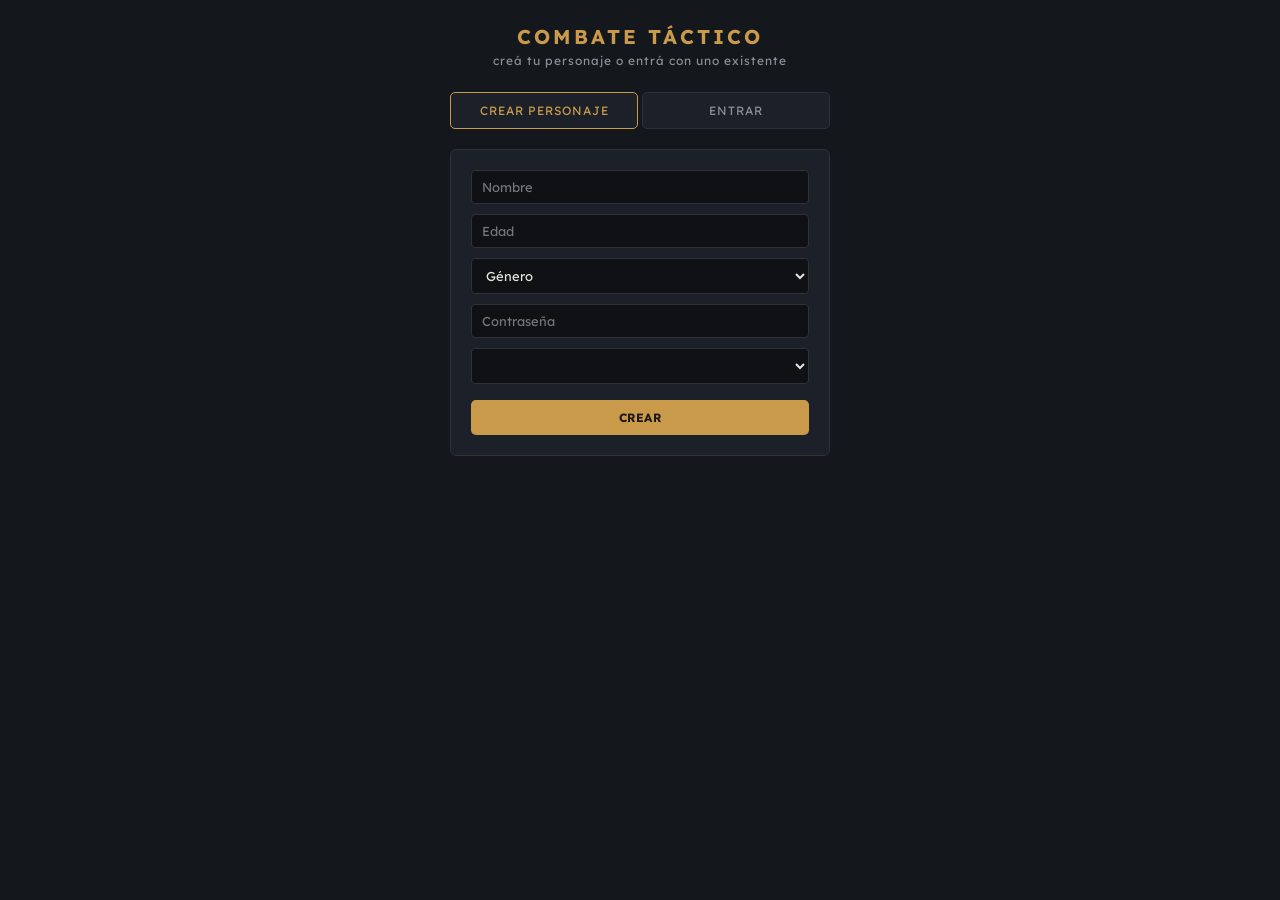
<file: index.html>
<!DOCTYPE html>
<html lang="es">

<head>
  <meta charset="UTF-8">
  <meta name="viewport" content="width=device-width, initial-scale=1">
  <title>Entrar — Combate Táctico</title>
  <link rel="stylesheet" href="css/battle.css?ver=2026.10.01i">
  <link rel="stylesheet" href="css/login.css?ver=2026.10.01i">
  <script type="module" src="js/login.js?ver=2026.10.01i"></script>
</head>

<body class="laberinto-body login-body">

  <h1>Combate Táctico</h1>
  <div class="subtitle">creá tu personaje o entrá con uno existente</div>

  <div class="login-wrap">
    <div class="login-tabs">
      <button class="login-tab active" id="tabCreate" type="button">Crear personaje</button>
      <button class="login-tab" id="tabLogin" type="button">Entrar</button>
    </div>

    <div class="login-form active" id="formCreate">
      <input id="c-name" placeholder="Nombre" autocomplete="username" autocapitalize="off" autocorrect="off" spellcheck="false">
      <input id="c-age" placeholder="Edad" type="number" inputmode="numeric">
      <select id="c-gender">
        <option value="" disabled selected>Género</option>
        <option value="male">Masculino</option>
        <option value="female">Femenino</option>
      </select>
      <input id="c-password" placeholder="Contraseña" type="password" autocomplete="new-password">
      <select id="c-class"></select>
      <button class="login-submit" id="createBtn" type="button">Crear</button>
    </div>

    <div class="login-form" id="formLogin">
      <input id="l-name" placeholder="Nombre" autocomplete="username" autocapitalize="off" autocorrect="off" spellcheck="false">
      <input id="l-password" placeholder="Contraseña" type="password" autocomplete="current-password">
      <button class="login-submit" id="loginBtn" type="button">Entrar</button>
    </div>

    <div class="login-error" id="loginError"></div>
  </div>

</body>

</html>
</file>
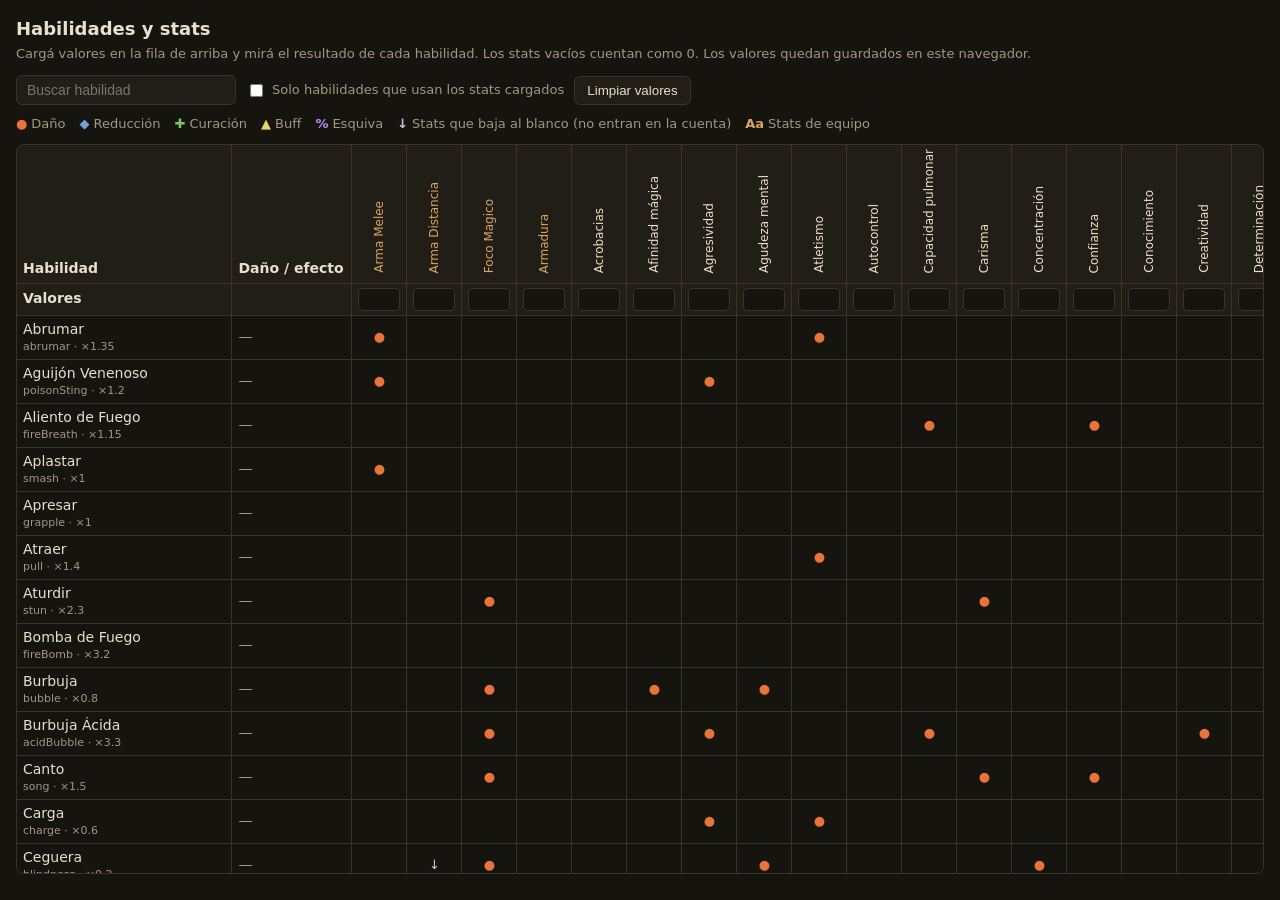
<file: admin.html>
<!DOCTYPE html>
<html lang="es">
<head>
<meta charset="UTF-8">
<meta name="viewport" content="width=device-width, initial-scale=1">
<meta name="robots" content="noindex">
<title>Admin · Habilidades y stats</title>
<style>
    :root { --bg: #16140f; --panel: #211d17; --line: #3a332a; --text: #e8e0cf; --muted: #a39782; --accent: #d9a560; }
    * { box-sizing: border-box; }
    body { margin: 0; padding: 16px; background: var(--bg); color: var(--text); font: 14px/1.4 system-ui, sans-serif; }
    h1 { font-size: 18px; margin: 0 0 4px; }
    .hint { color: var(--muted); margin: 0 0 12px; font-size: 13px; }
    .toolbar { display: flex; flex-wrap: wrap; gap: 10px; align-items: center; margin-bottom: 10px; }
    .toolbar input[type="search"] { background: var(--panel); color: var(--text); border: 1px solid var(--line); border-radius: 6px; padding: 6px 10px; font-size: 14px; min-width: 220px; }
    .toolbar button { background: var(--panel); color: var(--text); border: 1px solid var(--line); border-radius: 6px; padding: 6px 12px; cursor: pointer; }
    .toolbar label { color: var(--muted); font-size: 13px; display: flex; gap: 6px; align-items: center; }
    .legend { display: flex; flex-wrap: wrap; gap: 14px; font-size: 13px; color: var(--muted); margin-bottom: 10px; }
    .legend span b { color: var(--text); font-weight: 600; margin-right: 4px; }
    .wrap { overflow: auto; max-height: calc(100vh - 170px); border: 1px solid var(--line); border-radius: 8px; }
    table { border-collapse: separate; border-spacing: 0; }
    th, td { border-right: 1px solid var(--line); border-bottom: 1px solid var(--line); padding: 4px 6px; text-align: center; white-space: nowrap; background: var(--bg); }
    thead th { position: sticky; z-index: 2; background: var(--panel); }
    thead tr.names th { top: 0; height: 130px; vertical-align: bottom; }
    thead tr.values th { top: 130px; }
    th.stat-name span { writing-mode: vertical-rl; transform: rotate(180deg); font-weight: 500; font-size: 12px; }
    th.stat-name.equip span { color: var(--accent); }
    .sticky-1, .sticky-2 { position: sticky; z-index: 1; text-align: left; }
    .sticky-1 { left: 0; min-width: 190px; }
    .sticky-2 { left: 190px; min-width: 120px; font-weight: 600; }
    thead .sticky-1, thead .sticky-2 { z-index: 3; }
    td.sticky-1 small { color: var(--muted); display: block; font-size: 11px; }
    td.result.empty { color: var(--muted); font-weight: 400; }
    input.stat-input { width: 42px; background: var(--bg); color: var(--text); border: 1px solid var(--line); border-radius: 4px; padding: 3px; text-align: center; font-size: 13px; }
    input.stat-input:not(:placeholder-shown) { border-color: var(--accent); }
    td.mark { font-size: 13px; min-width: 30px; }
    td.mark.damage { color: #e8743a; }
    td.mark.reduction { color: #6fa3d6; }
    td.mark.heal { color: #7fc46a; }
    td.mark.buff { color: #e8d36a; }
    td.mark.dodge { color: #b98cff; }
    td.mark.debuff { color: #c9c6d6; }
    td.mark.filled { background: #2c261e; }
    tbody tr:hover td { background: #241f19; }
    tbody tr.hidden { display: none; }
</style>
</head>
<body>
    <h1>Habilidades y stats</h1>
    <p class="hint">Cargá valores en la fila de arriba y mirá el resultado de cada habilidad. Los stats vacíos cuentan como 0. Los valores quedan guardados en este navegador.</p>

    <div class="toolbar">
        <input type="search" id="filterInput" placeholder="Buscar habilidad">
        <label><input type="checkbox" id="onlyFilled"> Solo habilidades que usan los stats cargados</label>
        <button type="button" id="clearBtn">Limpiar valores</button>
    </div>

    <div class="legend">
        <span><b style="color:#e8743a">●</b>Daño</span>
        <span><b style="color:#6fa3d6">◆</b>Reducción</span>
        <span><b style="color:#7fc46a">✚</b>Curación</span>
        <span><b style="color:#e8d36a">▲</b>Buff</span>
        <span><b style="color:#b98cff">%</b>Esquiva</span>
        <span><b style="color:#c9c6d6">↓</b>Stats que baja al blanco (no entran en la cuenta)</span>
        <span><b style="color:#d9a560">Aa</b>Stats de equipo</span>
    </div>

    <div class="wrap">
        <table id="statsTable"></table>
    </div>

    <script type="module" src="js/admin.js?ver=2026.10.03a"></script>
</body>
</html>
</file>
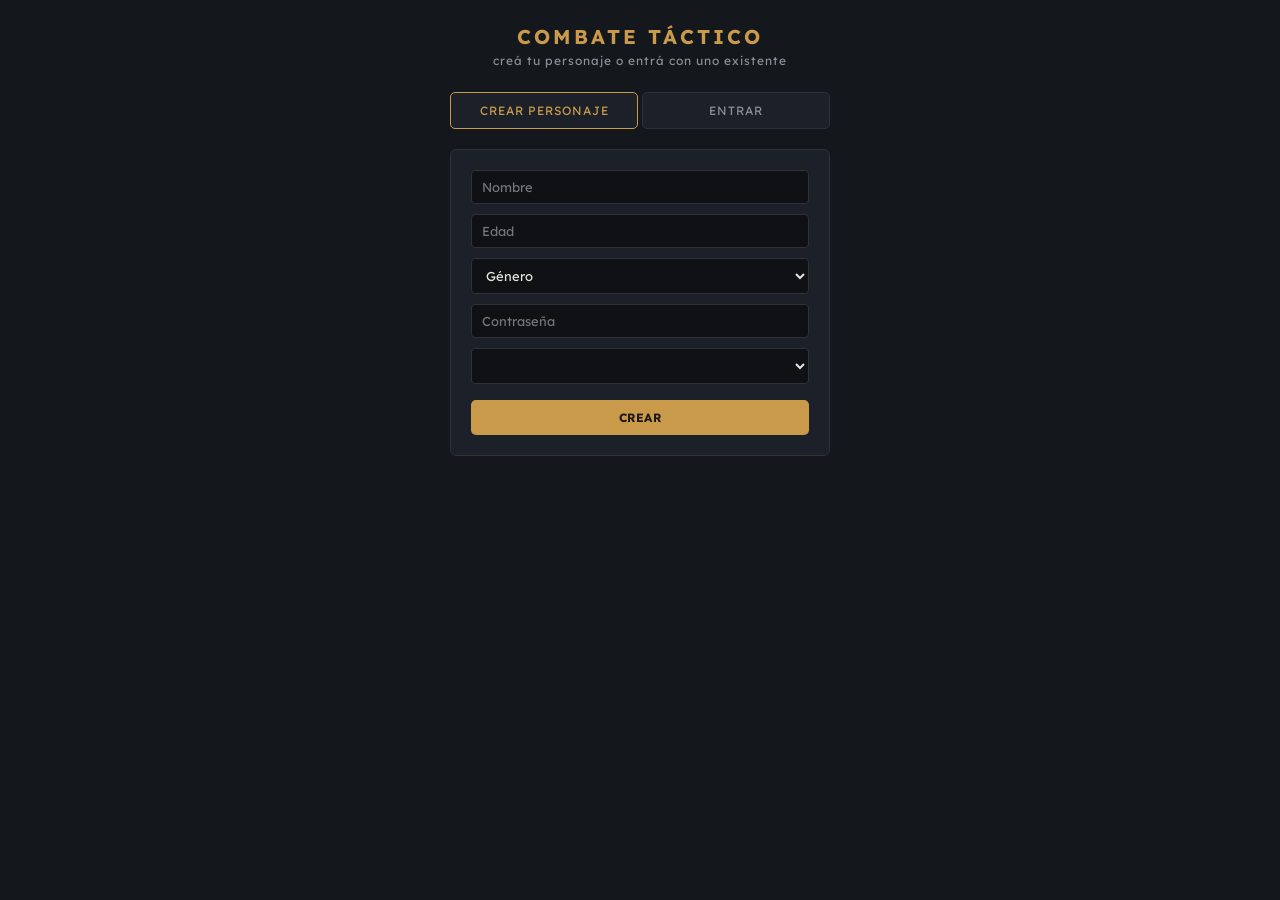
<file: alquimista.html>
<!DOCTYPE html>
<html lang="es">
<head>
  <meta charset="UTF-8">
  <meta name="viewport" content="width=device-width, initial-scale=1">
  <title>Alquimista — Combate Táctico</title>
  <link rel="stylesheet" href="css/battle.css?ver=2026.10.05a">
  <link rel="stylesheet" href="css/laberinto.css?ver=2026.10.05a">
  <link rel="stylesheet" href="css/armeria.css?ver=2026.10.05b">
  <link rel="stylesheet" href="css/alquimista.css?ver=2026.10.07b">
  <script type="module" src="js/alquimista.js?ver=2026.10.07b"></script>
</head>
<body class="laberinto-body">
  <h1>Alquimista</h1>
  <div class="subtitle" id="goldLabel">Oro: 0 <svg class="lucide-icon" width="14" height="14" viewBox="0 0 24 24" fill="none" stroke="currentColor" stroke-width="2.2" stroke-linecap="round" stroke-linejoin="round" aria-hidden="true"><circle cx="8" cy="8" r="6"/><path d="M18.09 10.37A6 6 0 1 1 10.34 18"/><path d="M7 6h1v4"/><path d="m16.71 13.88.7.71-2.82 2.82"/></svg></div>

  <!-- Reusa el layout y las cartas de la armería (armeria.css);
       alquimista.css solo agrega lo propio. -->
  <div class="armeria-wrap">
    <section class="armeria-slot-section">
      <h3>Almas conectadas</h3>
      <div class="armeria-current" id="alquimistaSlots">Cargando…</div>
      <div class="armeria-item-list" id="alquimistaSouls"></div>
    </section>

    <button class="rest-btn" id="backBtn">Volver a la ciudad</button>
  </div>
</body>
</html>
</file>
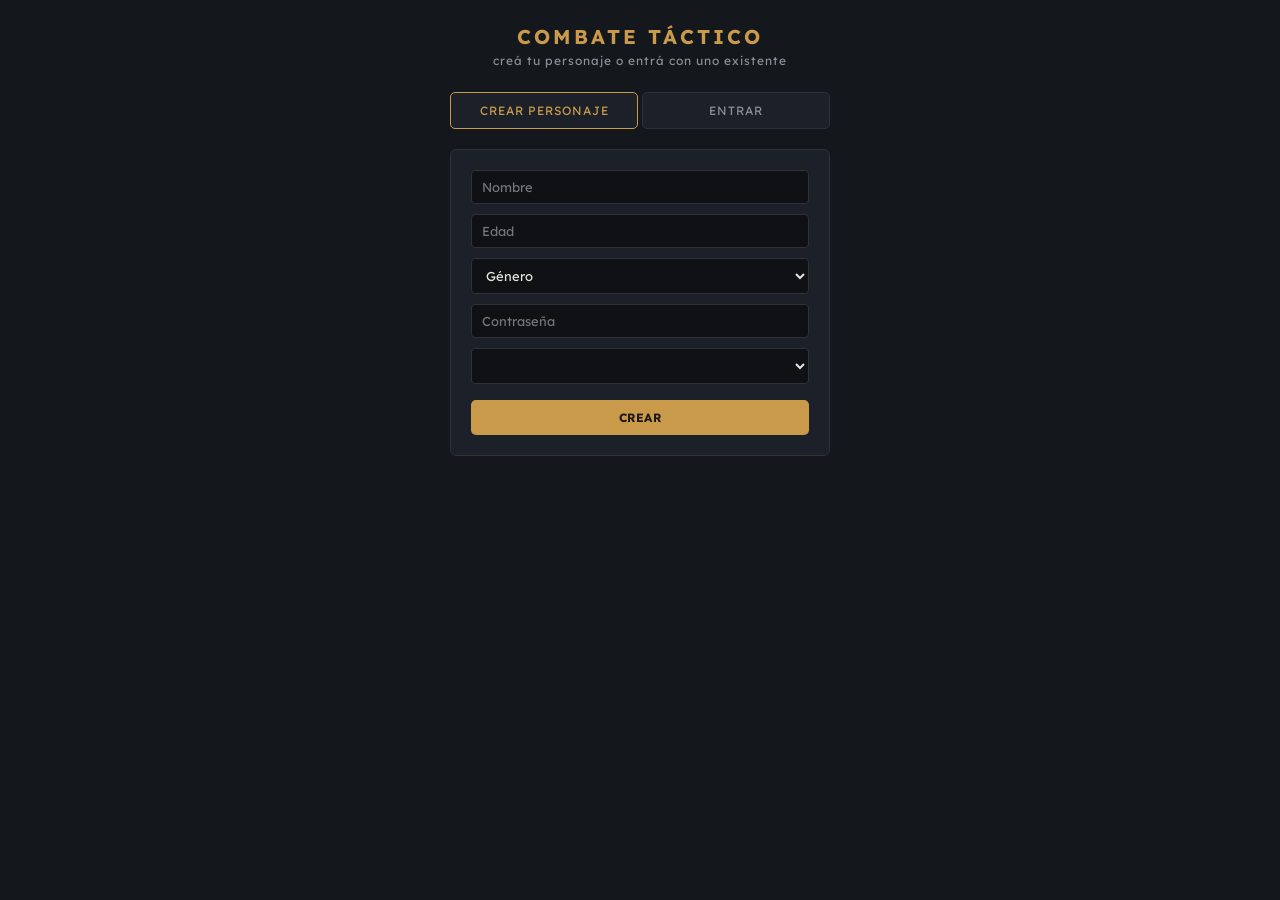
<file: armeria.html>
<!DOCTYPE html>
<html lang="es">
<head>
  <meta charset="UTF-8">
  <meta name="viewport" content="width=device-width, initial-scale=1">
  <title>Armería — Combate Táctico</title>
  <link rel="stylesheet" href="css/battle.css?ver=2026.10.05a">
  <link rel="stylesheet" href="css/laberinto.css?ver=2026.10.05a">
  <link rel="stylesheet" href="css/armeria.css?ver=2026.10.22a">
  <script type="module" src="js/armeria.js?ver=2026.10.22a"></script>
</head>
<body class="laberinto-body">
  <h1>Armería</h1>
  <div class="subtitle" id="goldLabel">Oro: 0 <svg class="lucide-icon" width="14" height="14" viewBox="0 0 24 24" fill="none" stroke="currentColor" stroke-width="2.2" stroke-linecap="round" stroke-linejoin="round" aria-hidden="true"><circle cx="8" cy="8" r="6"/><path d="M18.09 10.37A6 6 0 1 1 10.34 18"/><path d="M7 6h1v4"/><path d="m16.71 13.88.7.71-2.82 2.82"/></svg></div>

  <div class="armeria-wrap">
    <!-- Pestañas: un tramo de nivel por botón + Especiales (ver armeria.js) -->
    <div class="armeria-tabs" id="armeriaTabs" role="tablist"></div>
    <div class="armeria-slots" id="armeriaSlots"></div>

    <button class="rest-btn" id="backBtn">Volver a la ciudad</button>
  </div>
</body>
</html>
</file>
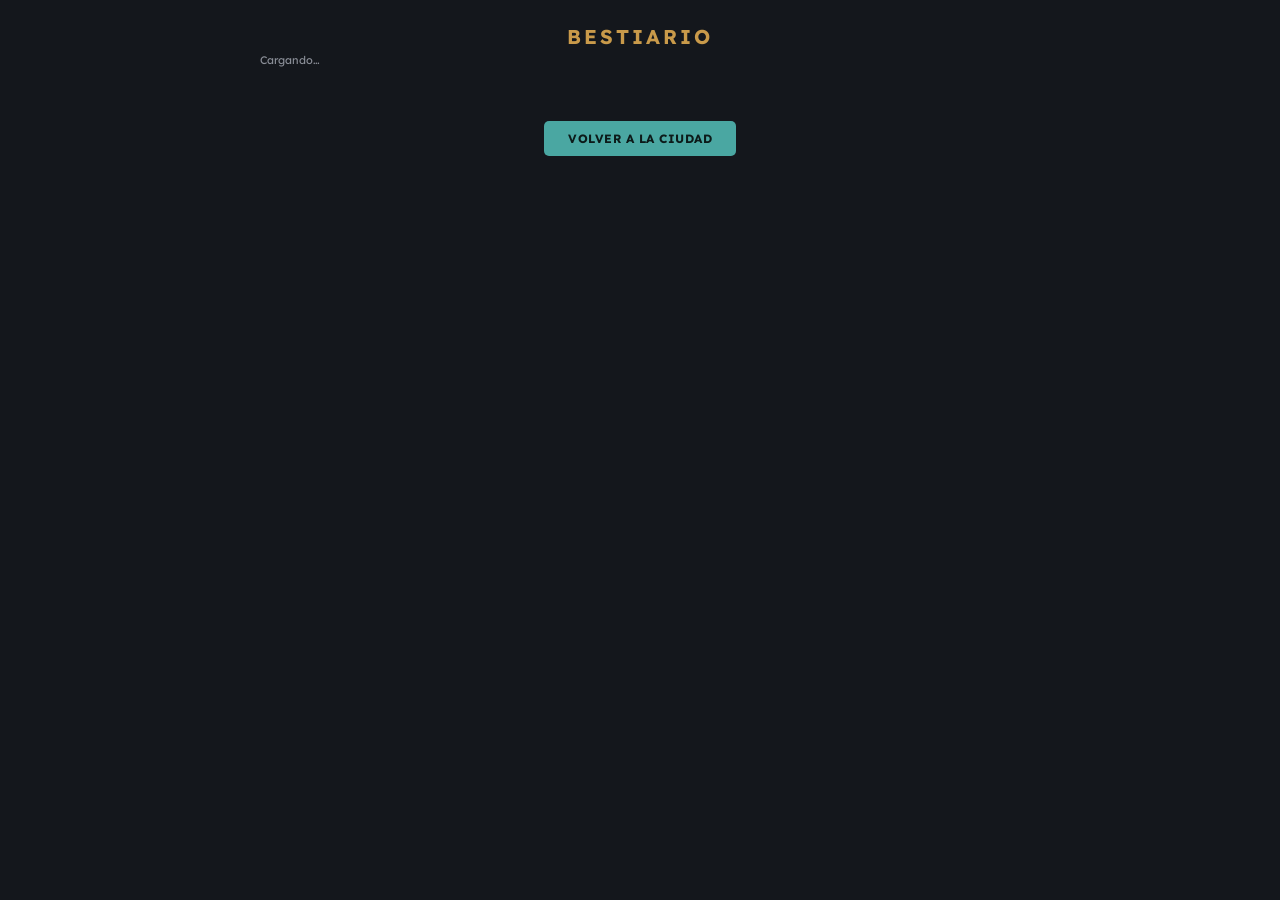
<file: bestiario.html>
<!DOCTYPE html>
<html lang="es">
<head>
  <meta charset="UTF-8">
  <meta name="viewport" content="width=device-width, initial-scale=1">
  <title>Bestiario — Combate Táctico</title>
  <link rel="stylesheet" href="css/battle.css?ver=2026.10.05a">
  <link rel="stylesheet" href="css/laberinto.css?ver=2026.10.05a">
  <link rel="stylesheet" href="css/armeria.css?ver=2026.10.05b">
  <link rel="stylesheet" href="css/habilidades.css?ver=2026.10.07a">
  <link rel="stylesheet" href="css/bestiario.css?ver=2026.10.09a">
  <script type="module" src="js/bestiario.js?ver=2026.10.15"></script>
</head>
<body class="laberinto-body">
  <h1>Bestiario</h1>

  <!-- Reusa las cartas de la armería (armeria.css) y los chips y
       resultados de Habilidades (habilidades.css); bestiario.css agrega
       las secciones, el retrato y la silueta. -->
  <div class="armeria-wrap">
    <div class="armeria-current" id="bestiarioSummary">Cargando…</div>
    <div id="bestiarioList"></div>

    <button class="rest-btn" id="backBtn">Volver a la ciudad</button>
  </div>
</body>
</html>
</file>
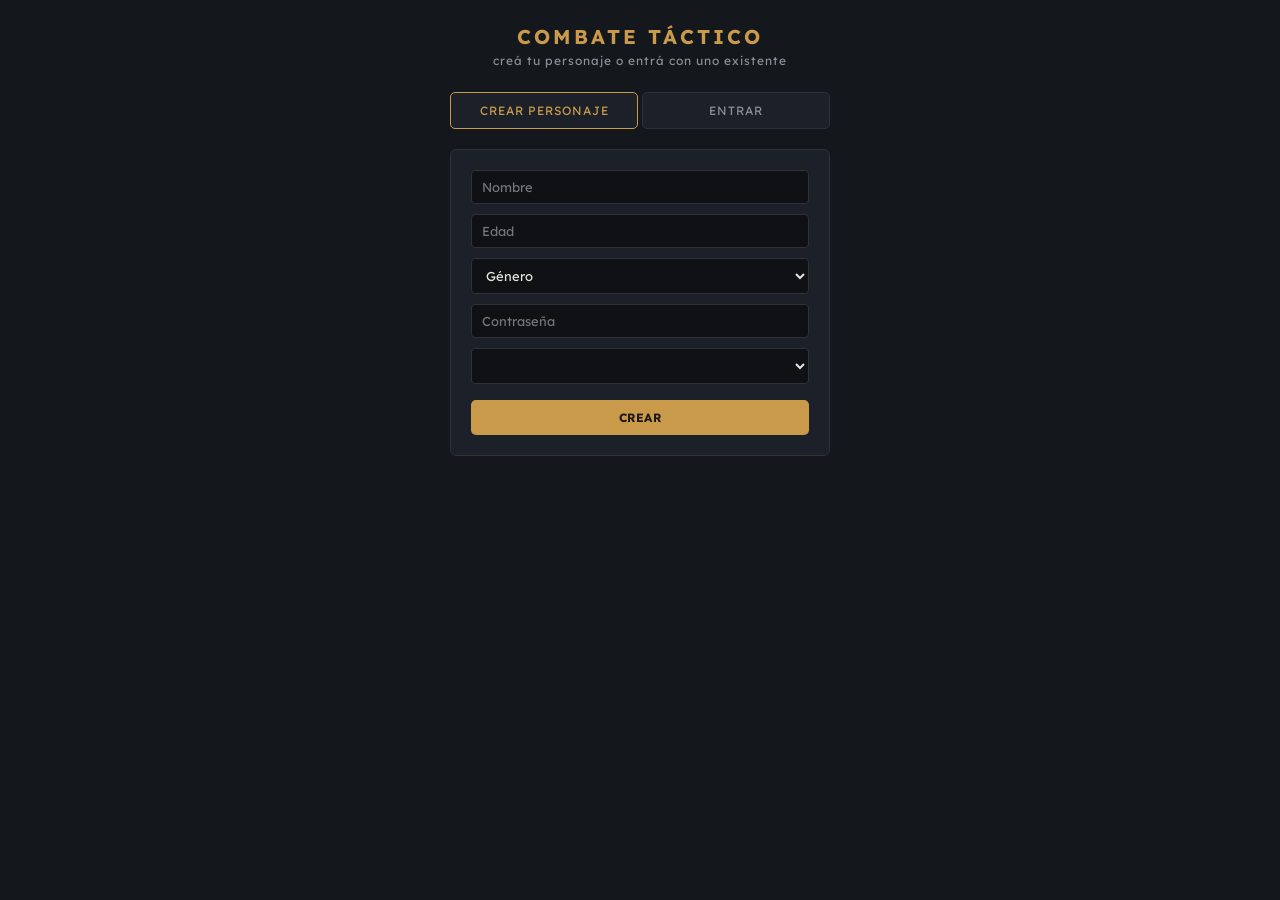
<file: ciudad.html>
<!DOCTYPE html>
<html lang="es">
<head>
  <meta charset="UTF-8">
  <meta name="viewport" content="width=device-width, initial-scale=1">
  <title>Ciudad — Combate Táctico</title>
  <link rel="stylesheet" href="css/battle.css?ver=2026.10.05a">
  <link rel="stylesheet" href="css/laberinto.css?ver=2026.10.05a">
  <link rel="stylesheet" href="css/ciudad.css?ver=2026.10.05b">
  <script type="module" src="js/ciudad.js?ver=2026.10.21a"></script>
  <script type="module" src="js/ciudad-ayuda.js?ver=2026.10.05a"></script>
  <script type="module" src="js/ciudad-tablon.js?ver=2026.10.05a"></script>
</head>
<body class="laberinto-body">
  <div class="ciudad-page">

    <header class="ciudad-header">
      <h1 class="ciudad-title">Ciudad</h1>
      <div class="ciudad-header-right">
        <div class="ciudad-gold" id="goldLabel">Oro: 0 <svg class="lucide-icon" width="14" height="14" viewBox="0 0 24 24" fill="none" stroke="currentColor" stroke-width="2.2" stroke-linecap="round" stroke-linejoin="round" aria-hidden="true"><circle cx="8" cy="8" r="6"/><path d="M18.09 10.37A6 6 0 1 1 10.34 18"/><path d="M7 6h1v4"/><path d="m16.71 13.88.7.71-2.82 2.82"/></svg></div>
        <button type="button" class="ciudad-help-btn" id="helpBtn" aria-label="Cómo funciona el juego" title="Cómo funciona el juego">?</button>
      </div>
    </header>

    <div class="ciudad-layout">

      <aside class="ciudad-sidebar">
        <div class="ciudad-character-card">
          <div class="ciudad-character-portrait" id="characterPortrait">
            <span class="ciudad-character-portrait-label">Personaje</span>
          </div>
          <div class="ciudad-character-info">
            <span class="ciudad-character-name" id="characterName"></span>
            <span class="ciudad-character-level" id="characterLevel"></span>
          </div>
        </div>

        <!-- Aviso del impuesto: lo completa renderTaxNotice() en ciudad.js -->
        <div class="ciudad-tax-card" id="taxNotice"></div>

        <nav class="ciudad-nav">
          <button type="button" class="ciudad-nav-btn" id="goToArmeriaBtn">Armería</button>
          <button type="button" class="ciudad-nav-btn" id="goToAlquimistaBtn">Alquimista</button>
          <button type="button" class="ciudad-nav-btn" id="goToHabilidadesBtn">Habilidades</button>
          <button type="button" class="ciudad-nav-btn" id="goToBestiarioBtn">Bestiario</button>
          <button type="button" class="ciudad-nav-btn" id="goToTabernaBtn">Taberna</button>
          <button type="button" class="ciudad-nav-btn ciudad-nav-btn--primary" id="goToLaberintoBtn">Ir al laberinto</button>
          <button type="button" class="ciudad-nav-btn ciudad-nav-btn--ghost" id="logoutBtn">Cerrar sesión</button>
        </nav>
      </aside>

      <main class="ciudad-main">
        <!-- Tablón de anuncios: notas del parche + mejores exploradores
             (ver ciudad-tablon.js) -->
        <section class="ciudad-tablon">
          <div class="ciudad-events-header">
            <h2>Tablón de anuncios</h2>
          </div>
          <div class="tablon-grid">

            <div class="tablon-card tablon-patch">
              <span class="tablon-card-label">Notas del parche <span class="tablon-new-tag" id="patchNewTag" hidden>Nuevo</span></span>
              <span class="tablon-patch-title" id="patchCardTitle"></span>
              <span class="tablon-patch-hint">Cambios en habilidades y hechizos.</span>
              <button type="button" class="ciudad-event-buy-btn" id="patchOpenBtn">Leer</button>
            </div>

            <div class="tablon-card tablon-leaderboard">
              <span class="tablon-card-label">Mejores exploradores</span>
              <div class="lb-wrap">
                <table class="lb-table">
                  <thead>
                    <tr><th>#</th><th>Explorador</th><th>Nivel</th><th>XP</th><th>Estado</th></tr>
                  </thead>
                  <tbody id="leaderboardBody">
                    <tr><td colspan="5" class="lb-empty">Cargando…</td></tr>
                  </tbody>
                </table>
              </div>
            </div>

          </div>
        </section>

        <section class="ciudad-events">
          <div class="ciudad-events-header">
            <h2>Eventos</h2>
            <span class="ciudad-events-hint">cambian cada vez que volvés a la ciudad</span>
          </div>
          <div class="ciudad-events-grid" id="eventsGrid">
            <div class="ciudad-event-slot">
              <span class="ciudad-event-slot-label">Evento 1</span>
              <span class="ciudad-event-slot-status">Próximamente</span>
            </div>
            <div class="ciudad-event-slot">
              <span class="ciudad-event-slot-label">Evento 2</span>
              <span class="ciudad-event-slot-status">Próximamente</span>
            </div>
            <div class="ciudad-event-slot">
              <span class="ciudad-event-slot-label">Evento 3</span>
              <span class="ciudad-event-slot-status">Próximamente</span>
            </div>
          </div>
        </section>
      </main>

    </div>
  </div>

  <!-- Ayuda: se abre sola la primera vez que el personaje entra a la
       ciudad, y después con el botón "?" del header (ver ciudad-ayuda.js). -->
  <div class="help-overlay" id="helpOverlay">
    <div class="help-dialog" role="dialog" aria-modal="true" aria-labelledby="helpTitle">
      <div class="help-dialog-header">
        <h2 id="helpTitle">Cómo funciona el juego</h2>
        <button type="button" class="help-close-btn" id="helpCloseBtn" aria-label="Cerrar">×</button>
      </div>

      <div class="help-dialog-body">
        <h3>El impuesto</h3>
        <p>El laberinto se abre una vez por mes y es el único lugar donde vas a poder conseguir el oro necesario para pagar el impuesto semestral.</p>
        <p>El primer impuesto es de 50 monedas de oro, y cada semestre va a ser más alto. Si no tenés el oro para esa fecha, tu personaje va a ser decapitado.</p>

        <h3>La vida en la ciudad</h3>
        <p>Mientras estés fuera del laberinto vas a tener que encontrar dónde comer y dónde dormir, salvo que prefieras dormir en la calle y mendigar comida. Todo tiene un costo, así que tenelo en cuenta al planear tus excursiones al laberinto. Un explorador bien alimentado rinde más que uno que vive de migajas.</p>
        <p>En la ciudad también vas a poder visitar la armería y participar en distintos eventos. Son las maneras más sencillas de mejorar tus estadísticas pero, como todo en la vida, cuestan oro.</p>

        <h3>Las almas</h3>
        <p>La otra manera de mejorar tus estadísticas es consumir almas, que se consiguen matando monstruos en el laberinto. Cada monstruo tiene un 5% de probabilidad de dejar caer su alma. Si conectás con ella, vas a absorber no solo las estadísticas de la criatura, sino también sus habilidades.</p>
        <p>La cantidad de almas que podés tener al mismo tiempo depende de tu nivel. Si ya llegaste al máximo, no vas a poder consumir una nueva hasta subir de nivel.</p>
        <p>Tampoco podrás tener almas duplicadas, el potencial de tu personaje depende de la variedad</p>

        <h3>El laberinto</h3>
        <p>Explorá con cuidado: las criaturas son duras y peligrosas. Si ningún camino te convence, podés descansar y esperar a que las criaturas migren a otra parte. Pero solo tenés 24 horas para explorar, y cada descanso consume 2.</p>
        <p>Si encontrás la puerta al nivel 2, te conviene saber que en los niveles más profundos el tiempo pasa distinto: al entrar, tus horas de exploración se reinician y volvés a tener 24.</p>
        <p>Tené cuidado al avanzar: las criaturas de los niveles inferiores son muchísimo más peligrosas que las de los niveles superiores.</p>

        <h3>La experiencia</h3>
        <p>Cada criatura te da experiencia una sola vez: la primera vez que la matás. Para subir de nivel vas a tener que vencer a distintos tipos de criaturas, así que tenelo en cuenta cuando explores.</p>

        <h3>Los bandidos</h3>
        <p>Cuidado con los bandidos: son otros jugadores que también recorren el laberinto. Si te cruzás con ellos, podés matarlos para quedarte con su oro, pero no te van a dar experiencia ni vas a poder conectar con sus almas.</p>

        <p class="help-farewell">¡Suerte!</p>
      </div>

      <div class="help-dialog-footer">
        <button type="button" class="ciudad-nav-btn ciudad-nav-btn--primary" id="helpOkBtn">Entendido</button>
      </div>
    </div>
  </div>

  <!-- ============================================================
       NOTAS DEL PARCHE
       Para publicar notas nuevas: reemplazá el contenido de
       .help-dialog-body y cambiá data-version (cualquier texto nuevo,
       por ejemplo la fecha). Al cambiar data-version, a todos les
       vuelve a aparecer el "Nuevo" en el tablón. data-title es lo
       que se ve en la tarjeta del tablón.
       ============================================================ -->
  <div class="help-overlay" id="patchOverlay" data-version="2026-10-23a" data-title="Parche del 23 de octubre">
    <div class="help-dialog" role="dialog" aria-modal="true" aria-labelledby="patchTitle">
      <div class="help-dialog-header">
        <h2 id="patchTitle">Notas del parche</h2>
        <button type="button" class="help-close-btn" data-close-patch aria-label="Cerrar">×</button>
      </div>

      <div class="help-dialog-body">
        <p class="patch-date">23 de octubre</p>
        <p>La Armería se renueva, la regeneración crece con vos y en el laberinto empiezan a correr rumores extraños.</p>

        <h3>Armería renovada</h3>
        <ul class="patch-list">
          <li><strong>Todo el equipo, siempre</strong>: arriba de la Armería hay pestañas por nivel. Ya no perdés de vista los ítems de niveles anteriores: los podés comprar cuando quieras.</li>
          <li><strong>Comparar es más fácil</strong>: cada ítem muestra sus atributos en columna, con una barra y cuánto ganás o perdés respecto de lo que tenés puesto.</li>
          <li><strong>Mantenimiento a la vista</strong>: cada ítem muestra cuánto te va a costar por mes.</li>
        </ul>

        <h3>Rumores</h3>
        <ul class="patch-list">
          <li>Se dice que algunas criaturas del laberinto, al caer, dejan restos con propiedades extrañas. Los herreros de la ciudad parecen muy interesados en ellos…</li>
        </ul>

        <h3>Laberinto</h3>
        <ul class="patch-list">
          <li><strong>Regeneración</strong>: las pasivas que curan con Regeneración ahora se vuelven más fuertes a medida que subís de nivel.</li>
          <li><strong>Maldición</strong> ahora hace daño de sombra.</li>
        </ul>

        <p class="help-farewell">¡Nos vemos en la Armería!</p>
      </div>

      <div class="help-dialog-footer">
        <button type="button" class="ciudad-nav-btn ciudad-nav-btn--primary" data-close-patch>Entendido</button>
      </div>
    </div>
  </div>
</body>
</html>
</file>
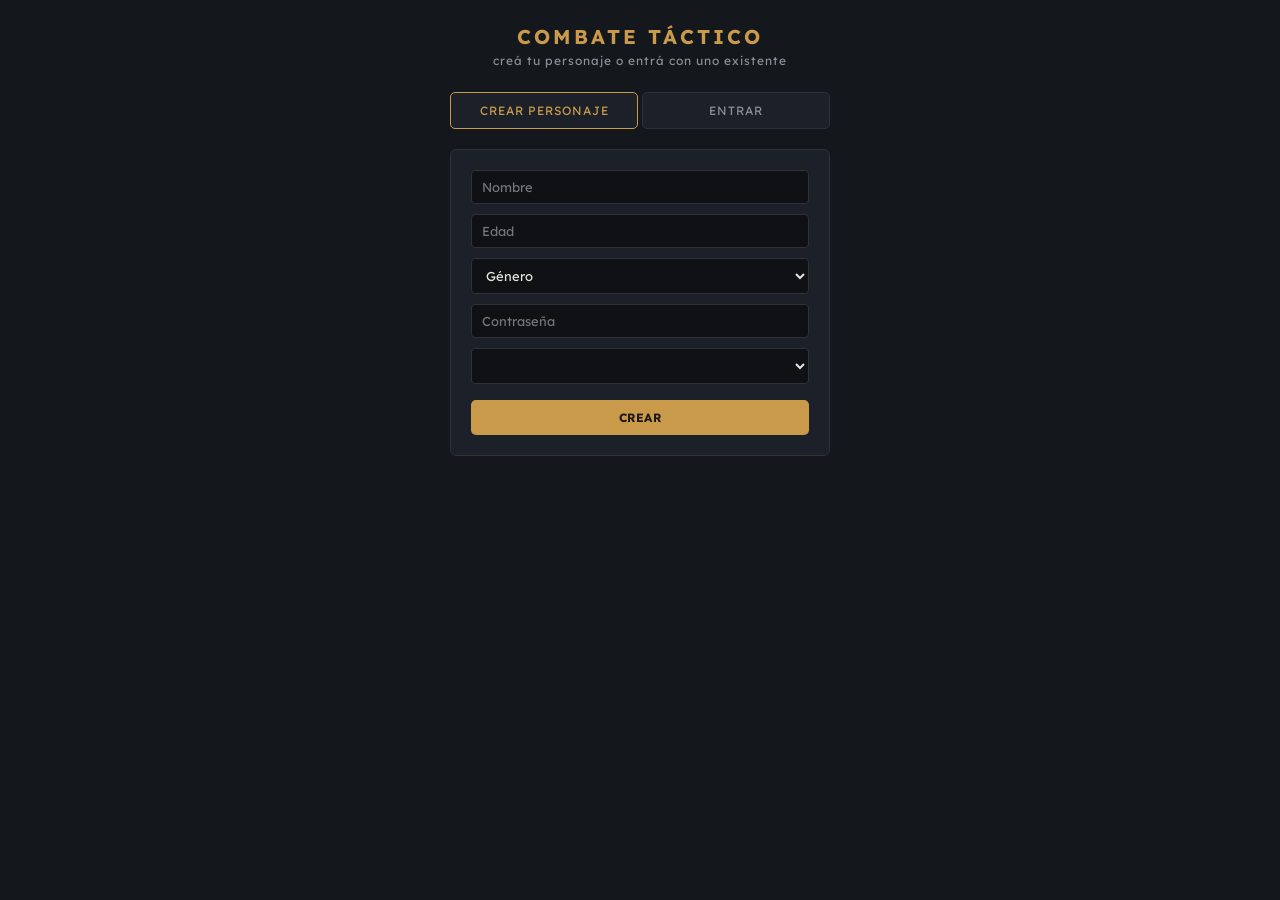
<file: combate_tactico.html>
<!DOCTYPE html>
<html lang="es">

<head>
  <meta charset="UTF-8">
  <meta name="viewport" content="width=device-width, initial-scale=1">
  <title>Combate Táctico — Prototipo</title>
  <link rel="stylesheet" href="css/battle.css?ver=2026.10.21">
  <script type="module" src="js/battle.js?ver=2026.10.21"></script>
</head>

<body class="combat-body">

  <h1>Combate Táctico</h1>
  <div class="subtitle">Sala ?</div>

  <div class="layout">
    <div class="board-wrap">
      <div class="board" id="board"></div>
    </div>

    <div class="side">
      <div class="unit-card player" id="playerCard">
        <h3>Jugador</h3>
        <div class="bar-row"><span>HP</span>
          <div class="bar-track">
            <div class="bar-fill hp-fill" id="playerHpBar"></div>
          </div><span id="playerHpText"></span>
        </div>
        <div class="bar-row"><span>MOV</span>
          <div class="bar-track">
            <div class="bar-fill mv-fill" id="playerMvBar"></div>
          </div><span id="playerMvText"></span>
        </div>
        <div class="bar-row"><span>PA</span>
          <div class="bar-track">
            <div class="bar-fill ap-fill" id="playerApBar"></div>
          </div><span id="playerApText"></span>
        </div>
      </div>

      <div class="hand" id="hand"></div>

      <button class="end-turn-btn" id="endTurnBtn">Terminar turno</button>


      <div class="log" id="log"></div>
    </div>
  </div>

  <div class="overlay" id="overlay">
    <h2 id="overlayTitle"></h2>
    <button class="restart-btn" id="restartBtn">Nuevo combate</button>
  </div>
</body>

</html>
</file>
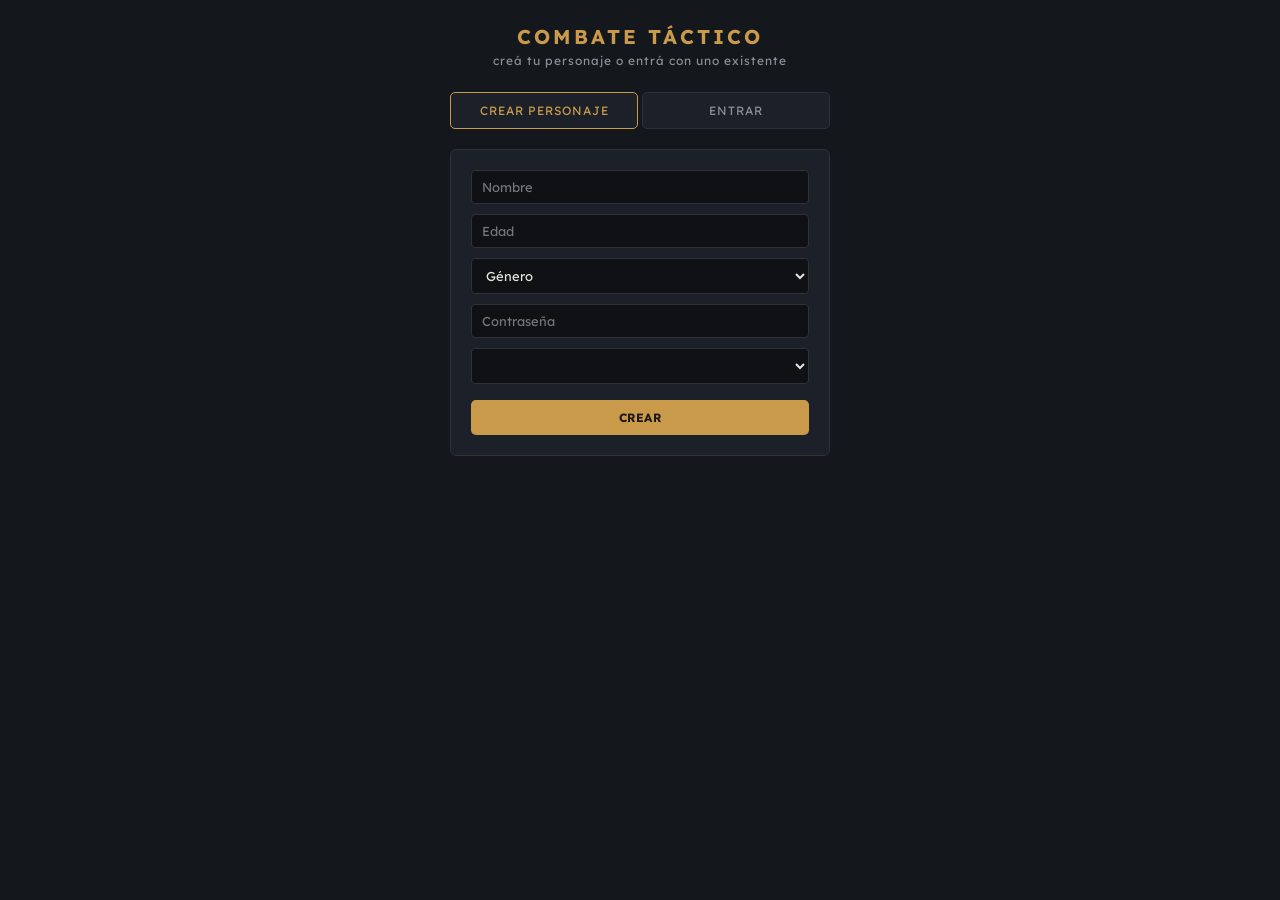
<file: habilidades.html>
<!DOCTYPE html>
<html lang="es">
<head>
  <meta charset="UTF-8">
  <meta name="viewport" content="width=device-width, initial-scale=1">
  <title>Habilidades — Combate Táctico</title>
  <link rel="stylesheet" href="css/battle.css?ver=2026.10.05a">
  <link rel="stylesheet" href="css/laberinto.css?ver=2026.10.05a">
  <link rel="stylesheet" href="css/armeria.css?ver=2026.10.05b">
  <link rel="stylesheet" href="css/alquimista.css?ver=2026.10.07b">
  <link rel="stylesheet" href="css/habilidades.css?ver=2026.10.07a">
  <script type="module" src="js/habilidades.js?ver=2026.10.15"></script>
</head>
<body class="laberinto-body">
  <h1>Habilidades</h1>

  <!-- Reusa las cartas de la armería (armeria.css) y las filas de stats
       del alquimista (alquimista.css); habilidades.css agrega el
       interruptor y lo propio de esta página. -->
  <div class="armeria-wrap">
    <section class="armeria-slot-section">
      <h3>Tus habilidades</h3>
      <div class="armeria-current" id="habilidadesSummary">Cargando…</div>
      <div class="armeria-item-list" id="habilidadesList"></div>
    </section>

    <button class="rest-btn" id="backBtn">Volver a la ciudad</button>
  </div>
</body>
</html>
</file>
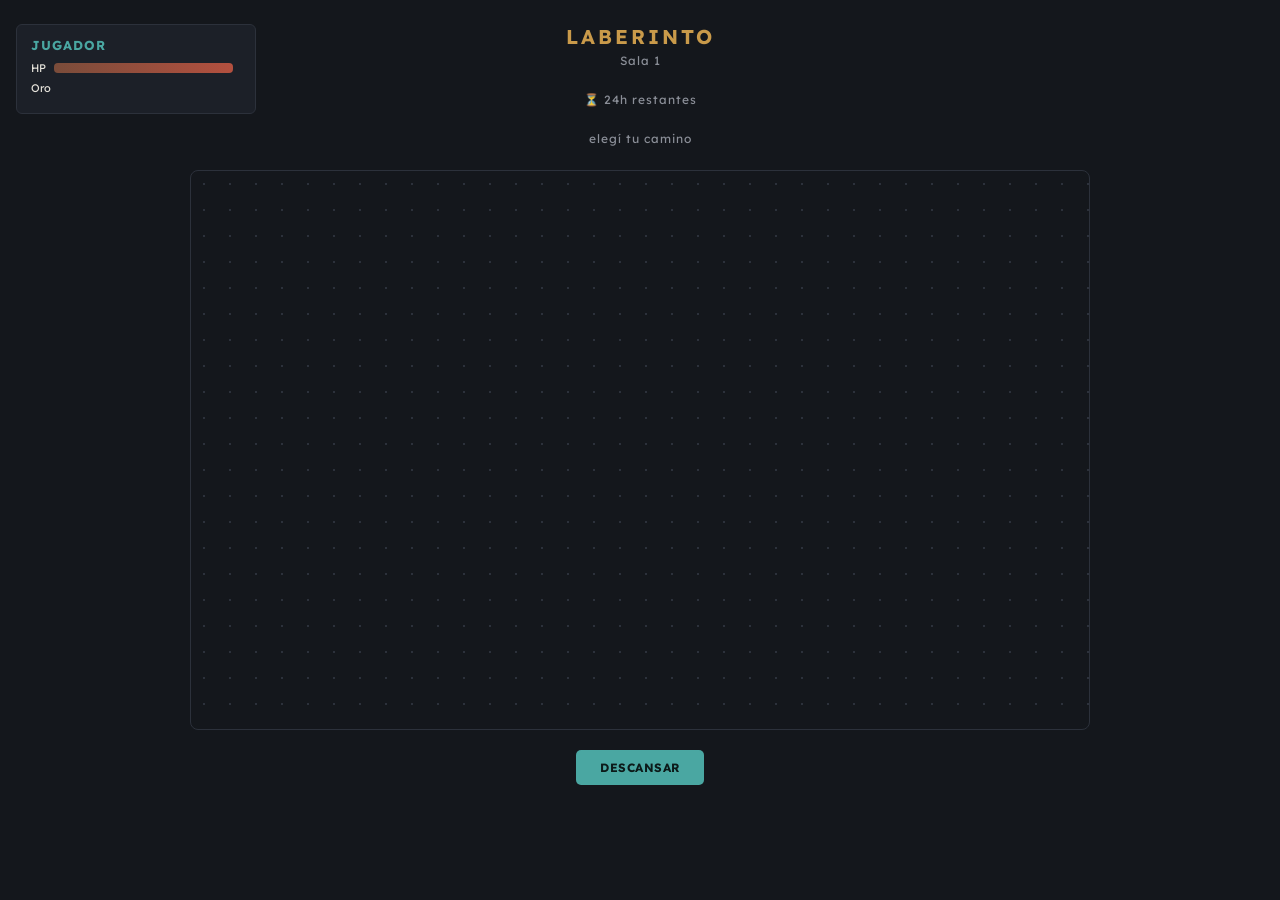
<file: laberinto.html>
<!DOCTYPE html>
<html lang="es">

<head>
  <meta charset="UTF-8">
  <meta name="viewport" content="width=device-width, initial-scale=1">
  <title>Laberinto — Combate Táctico</title>
  <link rel="stylesheet" href="css/battle.css?ver=2026.10.01h">
  <link rel="stylesheet" href="css/laberinto2.css?ver=2026.10.01h">
  <script type="module" src="js/laberinto.js?ver=2026.10.21a"></script>
</head>

<body class="laberinto-body">

  <h1>Laberinto</h1>
  <div class="subtitle" id="roomLabel">Sala 1</div>
  <div class="subtitle" id="hoursLabel">⏳ 24h restantes</div>

  <div class="unit-card player" id="playerStatsCard">
    <h3>Jugador</h3>
    <div class="bar-row"><span>HP</span>
      <div class="bar-track">
        <div class="bar-fill hp-fill" id="playerHpBar"></div>
      </div><span id="playerHpText"></span>
    </div>
    <div class="bar-row"><span>Oro</span><span id="playerGoldText"></span></div>
    <!-- Mismo "Descansar" que el de abajo; solo se ve en celular, al lado
         de la vida (ver laberinto2.css). -->
    <button class="rest-btn rest-btn--card" id="restBtnCard" type="button">Descansar</button>
  </div>

  <!-- Compañero de la Taberna: lo muestra laberinto.js solo si hay uno -->
  <div class="unit-card player" id="companionStatsCard" style="display: none;">
    <h3 id="companionName">Compañero</h3>
    <div class="bar-row"><span>HP</span>
      <div class="bar-track">
        <div class="bar-fill hp-fill" id="companionHpBar"></div>
      </div><span id="companionHpText"></span>
    </div>
  </div>

  <div class="subtitle">elegí tu camino</div>

  <div class="laberinto-wrap">
    <div class="paths-list" id="pathsList"></div>

    <button class="rest-btn" id="restBtn">Descansar</button>
  </div>

  <div id="laberintoClosedOverlay">
    <h2>El laberinto se ha cerrado</h2>
    <p>Serás transportado a la ciudad con todo lo que has ganado.</p>
    <button class="rest-btn" id="closedContinueBtn">Volver a la ciudad</button>
  </div>

</body>

</html>
</file>
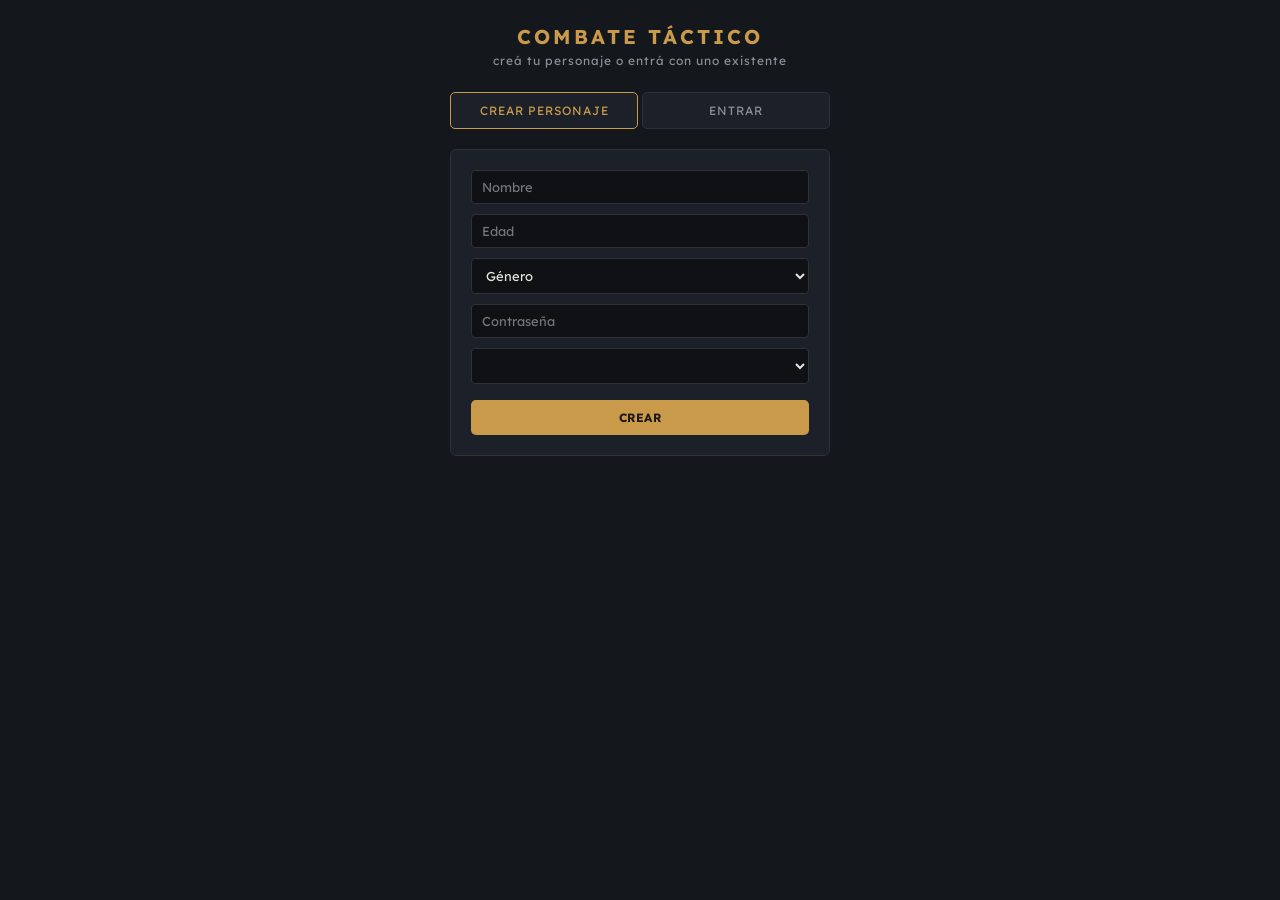
<file: taberna.html>
<!DOCTYPE html>
<html lang="es">
<head>
  <meta charset="UTF-8">
  <meta name="viewport" content="width=device-width, initial-scale=1">
  <title>Taberna — Combate Táctico</title>
  <link rel="stylesheet" href="css/battle.css?ver=2026.10.05a">
  <link rel="stylesheet" href="css/laberinto.css?ver=2026.10.05a">
  <link rel="stylesheet" href="css/ciudad.css?ver=2026.10.05b">
  <link rel="stylesheet" href="css/taberna.css?ver=2026.10.29a">
  <script type="module" src="js/taberna.js?ver=2026.10.29a"></script>
</head>
<body class="laberinto-body">
  <div class="ciudad-page">

    <header class="ciudad-header">
      <h1 class="ciudad-title">Taberna</h1>
      <div class="ciudad-header-right">
        <div class="ciudad-gold" id="goldLabel">Oro: 0</div>
        <button type="button" class="ciudad-nav-btn ciudad-nav-btn--ghost" id="backBtn">Volver a la ciudad</button>
      </div>
    </header>

    <p class="taberna-intro">Exploradores dispuestos a acompañarte en tu próxima corrida. Cobran lo que vale su experiencia y pelean a tu lado hasta que salgas del laberinto o caigan. La lista cambia cada vez que volvés a la ciudad.</p>

    <!-- Interruptor: si te pueden contratar a vos (ver taberna.js) -->
    <div class="taberna-card taberna-hireable">
      <div>
        <div class="taberna-label">Disponible como compañero</div>
        <div class="taberna-hint">Si está prendido, otros exploradores te pueden contratar. Te llevás el 80% de lo que paguen.</div>
      </div>
      <button type="button" class="taberna-switch" id="hireableSwitch" role="switch" aria-checked="true">
        <span class="taberna-switch-track"><span class="taberna-switch-thumb"></span></span>
        <span class="taberna-switch-label">Prendido</span>
      </button>
    </div>

    <!-- Compañero contratado para esta corrida (si hay) -->
    <div id="currentCompanion"></div>

    <div class="taberna-status" id="tabernaStatus">Cargando…</div>
    <div class="taberna-list" id="offersList"></div>

  </div>
</body>
</html>
</file>
<file: css/battle.css>
@import url('https://fonts.googleapis.com/css2?family=Lexend:wght@300;400;500;600;700&display=swap');

:root {
    --bg: #14171c;
    --panel: #1c2028;
    --grid-inactive: #23262e;
    --grid-active: #343b47;
    --grid-active-border: #454e5e;
    --grid-hover: #4a5568;
    --amber: #c99a4a;
    --teal: #4aa7a2;
    --crimson: #b3503f;
    --goblin: #8aa563;
    --text: #e7e4dc;
    --text-dim: #8b8f98;
    --mono: 'Lexend', 'Segoe UI', system-ui, sans-serif;
    --sans: 'Lexend', 'Segoe UI', system-ui, sans-serif;
    /* Lado de una casilla: 92px en computadora; en pantallas angostas se
       achica para que las 8 columnas entren en el ancho (ver @media al
       final). Todo lo que vive dentro de la casilla se mide desde acá. */
    --cell: min(92px, calc((100vw - 80px) / 8));
}

* {
    box-sizing: border-box;
    font-variant-numeric: tabular-nums;
}

body {
    margin: 0;
    background: var(--bg);
    color: var(--text);
    font-family: var(--sans);
    min-height: 100vh;
    display: flex;
    flex-direction: column;
    align-items: center;
    padding: 24px 12px 60px;
}

h1 {
    font-family: var(--mono);
    letter-spacing: 3px;
    text-transform: uppercase;
    font-size: 20px;
    color: var(--amber);
    margin: 0 0 4px;
}

/* Íconos sueltos de Lucide (ver icons.js) embebidos como SVG inline
   junto a texto — sin esto quedan corridos respecto a la línea de base. */
svg.lucide-icon {
    display: inline-block;
    vertical-align: -0.15em;
    flex-shrink: 0;
}

.subtitle {
    font-family: var(--mono);
    font-size: 12px;
    color: var(--text-dim);
    margin-bottom: 24px;
    letter-spacing: 1px;
}

.layout {
    display: flex;
    gap: 24px;
    flex-wrap: wrap;
    justify-content: center;
    max-width: 100vw;
}

/* ---- Tablero ---- */
.board-wrap {
    background: var(--panel);
    border: 1px solid #2c313b;
    border-radius: 6px;
    padding: 16px;
}

.board {
    display: grid;
    grid-template-columns: repeat(8, var(--cell));
    grid-template-rows: repeat(8, var(--cell));
    gap: 3px;
}

.cell {
    background: var(--grid-inactive);
    border-radius: 3px;
    position: relative;
    display: flex;
    align-items: center;
    justify-content: center;
    font-size: 20px;
    cursor: default;
    transition: background 0.12s ease;
}

.cell.active {
    background: var(--grid-active);
    border: 1px solid var(--grid-active-border);
}

.cell.reachable {
    cursor: pointer;
    box-shadow: inset 0 0 0 2px var(--teal);
}

.cell.reachable:hover {
    background: var(--grid-hover);
}

.cell.targetable {
    cursor: crosshair;
    box-shadow: inset 0 0 0 2px var(--crimson);
}

.cell.targetable:hover {
    background: #5a3630;
}

.cell.aoe-preview {
    box-shadow: inset 0 0 0 2px #d98c3f, 0 0 8px 1px rgba(217, 140, 63, 0.6);
}

.cell.player-unit {
    color: var(--teal);
}

.cell.enemy-unit.type-goblin {
    color: var(--goblin);
}

.cell.enemy-unit.type-lobo {
    color: var(--crimson);
}

.cell.enemy-unit.type-goblin-shaman {
    color: #d98c3f;
}

/* ---- Fichas de unidad ---- */
.unit-token {
    position: relative;
    z-index: 1;
    transition: transform 140ms ease-out;
}

.unit-icon {
    display: block;
    width: calc(var(--cell) * 0.74);
    height: calc(var(--cell) * 0.74);
    border-radius: 50%;
    object-fit: cover;
    background: #1c2028;
    box-shadow: 0 6px 10px rgba(0, 0, 0, 0.55);
}

.player-unit .unit-icon {
    border: 3px solid var(--teal);
}

.enemy-unit .unit-icon {
    border: 3px solid var(--crimson);
}

/* Anillo sobre quien tiene el turno (jugador o el enemigo que está actuando) */
.turn-ring {
    position: absolute;
    inset: -7px;
    border-radius: 50%;
    border: 2px solid var(--amber);
    pointer-events: none;
    animation: turnPulse 1.8s ease-in-out infinite;
}

@keyframes turnPulse {
    0%, 100% { opacity: 0.35; transform: scale(0.96); }
    50% { opacity: 1; transform: scale(1.04); }
}

.unit-nameplate {
    position: absolute;
    top: 3px;
    left: 50%;
    transform: translateX(-50%);
    z-index: 2;
    font-family: var(--mono);
    font-size: 9px;
    font-weight: 600;
    letter-spacing: 0.5px;
    padding: 1px 6px;
    border-radius: 3px;
    background: rgba(12, 14, 12, 0.82);
    color: #e7a795;
    white-space: nowrap;
    pointer-events: none;
}

/* HP del enemigo dentro del nameplate (reemplaza la lista de arriba) */
.nameplate-hp {
    color: var(--text);
    font-weight: 500;
    margin-left: 3px;
}

.unit-hp {
    position: absolute;
    left: 10px;
    right: 10px;
    bottom: 5px;
    height: 5px;
    z-index: 2;
    border-radius: 3px;
    background: rgba(10, 12, 10, 0.85);
    pointer-events: none;
}

.unit-hp-fill {
    height: 100%;
    border-radius: 3px;
    transition: width 0.25s ease-out;
}

.player-unit .unit-hp-fill { background: var(--teal); }
.enemy-unit .unit-hp-fill { background: var(--crimson); }

/* Escudo (habilidad Escudo): barra fina encima de la vida */
.unit-shield {
    position: absolute;
    left: 10px;
    right: 10px;
    bottom: 11px;
    height: 3px;
    z-index: 2;
    border-radius: 2px;
    background: rgba(10, 12, 10, 0.6);
    pointer-events: none;
}
.unit-shield-fill {
    height: 100%;
    border-radius: 2px;
    background: #cfe8ff;
    box-shadow: 0 0 4px rgba(160, 210, 255, 0.9);
}
.nameplate-shield {
    color: #cfe8ff;
    font-weight: 600;
    margin-left: 3px;
}

/* Arte del bioma dentro de la casilla (árbol, arbusto, pasto) */
.cell-art {
    position: absolute;
    inset: 0;
    width: 100%;
    height: 100%;
    pointer-events: none;
}

/* ---- Biomas: lo común a todos ---- */
.board-wrap[class*="biome-"] {
    position: relative;
    overflow: hidden;
}

/* Capa de luz/niebla por bioma, se mueve muy despacio */
.board-wrap[class*="biome-"]::after {
    content: "";
    position: absolute;
    inset: 0;
    pointer-events: none;
    z-index: 3;
    animation: biomeLight 14s ease-in-out infinite alternate;
}

@keyframes biomeLight {
    0% { transform: translate(0, 0); }
    100% { transform: translate(18px, -12px); }
}

.board-wrap[class*="biome-"] .cell { border: none; }

/* Resaltados sobre el suelo del bioma: tinte en vez de cambiar el fondo */
.board-wrap[class*="biome-"] .cell.reachable::before,
.board-wrap[class*="biome-"] .cell.targetable::before {
    content: "";
    position: absolute;
    inset: 0;
    border-radius: 3px;
    pointer-events: none;
}
.board-wrap[class*="biome-"] .cell.reachable::before { background: rgba(74, 167, 162, 0.10); }
.board-wrap[class*="biome-"] .cell.reachable:hover::before { background: rgba(74, 167, 162, 0.28); }
.board-wrap[class*="biome-"] .cell.targetable::before { background: rgba(179, 80, 63, 0.10); }
.board-wrap[class*="biome-"] .cell.targetable:hover::before { background: rgba(179, 80, 63, 0.30); }

/* ---- Bosque ---- */
.board-wrap.biome-forest {
    border-color: #2d3b27;
    background:
        radial-gradient(ellipse at 20% 15%, #2c4424 0%, transparent 55%),
        radial-gradient(ellipse at 85% 90%, #243a1e 0%, transparent 50%),
        #18231a;
}
.board-wrap.biome-forest::after {
    background:
        radial-gradient(circle at 30% 40%, rgba(255, 236, 170, 0.07) 0, transparent 18%),
        radial-gradient(circle at 70% 25%, rgba(255, 236, 170, 0.06) 0, transparent 14%),
        radial-gradient(circle at 55% 75%, rgba(255, 236, 170, 0.05) 0, transparent 16%);
}
.biome-forest .cell.active.tone-0 { background: radial-gradient(circle at 35% 30%, #37502c 0, #2c4023 70%); }
.biome-forest .cell.active.tone-1 { background: radial-gradient(circle at 60% 40%, #344b29 0, #293c21 70%); }
.biome-forest .cell.active.tone-2 { background: radial-gradient(circle at 45% 65%, #3a532e 0, #2e4225 70%); }
.biome-forest .cell:not(.active) { background: #1f2c1a; }

/* ---- Cementerio ---- */
.board-wrap.biome-cemetery {
    border-color: #34313d;
    background:
        radial-gradient(ellipse at 70% 20%, #2e2b38 0%, transparent 60%),
        radial-gradient(ellipse at 15% 85%, #26242e 0%, transparent 50%),
        #1a1920;
}
/* Niebla baja en vez de luz */
.board-wrap.biome-cemetery::after {
    background:
        radial-gradient(ellipse at 25% 70%, rgba(200, 198, 214, 0.08) 0, transparent 30%),
        radial-gradient(ellipse at 75% 45%, rgba(200, 198, 214, 0.06) 0, transparent 26%),
        radial-gradient(ellipse at 50% 90%, rgba(200, 198, 214, 0.07) 0, transparent 32%);
}
.biome-cemetery .cell.active.tone-0 { background: radial-gradient(circle at 35% 30%, #3a3742 0, #2b2932 70%); }
.biome-cemetery .cell.active.tone-1 { background: radial-gradient(circle at 60% 40%, #36333e 0, #28262f 70%); }
.biome-cemetery .cell.active.tone-2 { background: radial-gradient(circle at 45% 65%, #3d3a46 0, #2d2a34 70%); }
.biome-cemetery .cell:not(.active) { background: #1f1e25; }

/* ---- Pantano ---- */
.board-wrap.biome-swamp {
    border-color: #2a3a33;
    background:
        radial-gradient(ellipse at 30% 80%, #243a33 0%, transparent 60%),
        radial-gradient(ellipse at 80% 15%, #1f302a 0%, transparent 50%),
        #172019;
}
/* Bruma verdosa */
.board-wrap.biome-swamp::after {
    background:
        radial-gradient(ellipse at 30% 35%, rgba(170, 210, 150, 0.06) 0, transparent 26%),
        radial-gradient(ellipse at 70% 65%, rgba(170, 210, 150, 0.05) 0, transparent 24%);
}
.biome-swamp .cell.active.tone-0 { background: radial-gradient(circle at 35% 30%, #34423a 0, #27332c 70%); }
.biome-swamp .cell.active.tone-1 { background: radial-gradient(circle at 60% 40%, #303d35 0, #243029 70%); }
.biome-swamp .cell.active.tone-2 { background: radial-gradient(circle at 45% 65%, #374639 0, #2a362d 70%); }
.biome-swamp .cell:not(.active) { background: #1c2622; }

/* ---- Campamento ---- */
.board-wrap.biome-camp {
    border-color: #4a3a2a;
    background:
        radial-gradient(ellipse at 25% 20%, #4a3a28 0%, transparent 55%),
        radial-gradient(ellipse at 80% 85%, #3a2d20 0%, transparent 50%),
        #241b14;
}
/* Luz cálida de fogata */
.board-wrap.biome-camp::after {
    background:
        radial-gradient(circle at 35% 45%, rgba(255, 170, 90, 0.07) 0, transparent 22%),
        radial-gradient(circle at 70% 30%, rgba(255, 190, 110, 0.05) 0, transparent 18%);
}
.biome-camp .cell.active.tone-0 { background: radial-gradient(circle at 35% 30%, #56432f 0, #433427 70%); }
.biome-camp .cell.active.tone-1 { background: radial-gradient(circle at 60% 40%, #513f2d 0, #3f3125 70%); }
.biome-camp .cell.active.tone-2 { background: radial-gradient(circle at 45% 65%, #5a4632 0, #46362a 70%); }
.biome-camp .cell:not(.active) { background: #30261d; }

/* ---- Desierto (familia desert) ---- */
.board-wrap.biome-desert {
    border-color: #6b5434;
    background:
        radial-gradient(ellipse at 25% 20%, #6e5636 0%, transparent 55%),
        radial-gradient(ellipse at 80% 85%, #5a4528 0%, transparent 50%),
        #3a2c1a;
}
/* Resplandor de sol, cálido y suave */
.board-wrap.biome-desert::after {
    background:
        radial-gradient(circle at 60% 25%, rgba(255, 225, 160, 0.08) 0, transparent 30%),
        radial-gradient(circle at 25% 70%, rgba(255, 210, 140, 0.05) 0, transparent 24%);
}
.biome-desert .cell.active.tone-0 { background: radial-gradient(circle at 35% 30%, #a98550 0, #8e6d3e 70%); }
.biome-desert .cell.active.tone-1 { background: radial-gradient(circle at 60% 40%, #a2804c 0, #896a3b 70%); }
.biome-desert .cell.active.tone-2 { background: radial-gradient(circle at 45% 65%, #ad8a54 0, #937242 70%); }
.biome-desert .cell:not(.active) { background: #4a3a24; }

/* ---- Laboratorio Enano (familia dwarvenLaboratory) ---- */
.board-wrap.biome-dwarvenLab {
    border-color: #4a3d30;
    background:
        radial-gradient(ellipse at 25% 20%, #3a3026 0%, transparent 55%),
        radial-gradient(ellipse at 80% 85%, #2e261e 0%, transparent 50%),
        #1d1813;
}
/* Brillo rúnico celeste y una luz cálida de fragua */
.board-wrap.biome-dwarvenLab::after {
    background:
        radial-gradient(circle at 30% 35%, rgba(95, 211, 230, 0.06) 0, transparent 22%),
        radial-gradient(circle at 70% 70%, rgba(255, 170, 90, 0.05) 0, transparent 24%);
}
.biome-dwarvenLab .cell.active.tone-0 { background: radial-gradient(circle at 35% 30%, #544636 0, #42372b 70%); }
.biome-dwarvenLab .cell.active.tone-1 { background: radial-gradient(circle at 60% 40%, #4f4233 0, #3e3429 70%); }
.biome-dwarvenLab .cell.active.tone-2 { background: radial-gradient(circle at 45% 65%, #584939 0, #45392d 70%); }
.biome-dwarvenLab .cell:not(.active) { background: #2a231c; }

/* ---- Playa (familia seaNier) ---- */
.board-wrap.biome-beach {
    border-color: #3d6b75;
    background:
        radial-gradient(ellipse at 20% 15%, #2b5a66 0%, transparent 55%),
        radial-gradient(ellipse at 85% 85%, #1a3d48 0%, transparent 50%),
        #1f4652;
}
/* Sol cálido y reflejo del agua */
.board-wrap.biome-beach::after {
    background:
        radial-gradient(circle at 25% 25%, rgba(255, 230, 170, 0.07) 0, transparent 24%),
        radial-gradient(circle at 75% 65%, rgba(143, 211, 224, 0.06) 0, transparent 22%);
}
.biome-beach .cell.active.tone-0 { background: radial-gradient(circle at 35% 30%, #ddd0ab 0, #cdbd94 70%); }
.biome-beach .cell.active.tone-1 { background: radial-gradient(circle at 60% 40%, #d6c8a0 0, #c6b58b 70%); }
.biome-beach .cell.active.tone-2 { background: radial-gradient(circle at 45% 65%, #e0d4b0 0, #d0c098 70%); }
/* Las bloqueadas son arena; el agua la pone el obstáculo "water" */
.biome-beach .cell:not(.active) { background: #c9b88f; }

/* ---- Cueva (familia cave) ---- */
.board-wrap.biome-cave {
    border-color: #2c3237;
    background:
        radial-gradient(ellipse at 25% 20%, #262c31 0%, transparent 55%),
        radial-gradient(ellipse at 80% 85%, #1d2226 0%, transparent 50%),
        #121517;
}
/* Brillo de hongos verde azulado y bordes en penumbra */
.board-wrap.biome-cave::after {
    background:
        radial-gradient(circle at 30% 60%, rgba(111, 224, 200, 0.06) 0, transparent 20%),
        radial-gradient(circle at 72% 30%, rgba(111, 224, 200, 0.05) 0, transparent 16%),
        radial-gradient(ellipse at 50% 50%, transparent 55%, rgba(0, 0, 0, 0.28) 100%);
}
.biome-cave .cell.active.tone-0 { background: radial-gradient(circle at 35% 30%, #41474d 0, #33393e 70%); }
.biome-cave .cell.active.tone-1 { background: radial-gradient(circle at 60% 40%, #3d4349 0, #30353a 70%); }
.biome-cave .cell.active.tone-2 { background: radial-gradient(circle at 45% 65%, #454b51 0, #363c41 70%); }
.biome-cave .cell:not(.active) { background: #1e2226; }

/* ---- Hielo (familia ice) ---- */
.board-wrap.biome-ice {
    border-color: #7f9aab;
    background:
        radial-gradient(ellipse at 20% 15%, #b7cbd7 0%, transparent 55%),
        radial-gradient(ellipse at 85% 85%, #8eaabb 0%, transparent 50%),
        #a3bac8;
}
/* Resplandor frío y copos sueltos */
.board-wrap.biome-ice::after {
    background:
        radial-gradient(circle at 30% 25%, rgba(255, 255, 255, 0.12) 0, transparent 26%),
        radial-gradient(circle at 75% 70%, rgba(200, 230, 255, 0.08) 0, transparent 22%),
        radial-gradient(circle at 12% 40%, rgba(255, 255, 255, 0.7) 0 1.5px, transparent 2.5px),
        radial-gradient(circle at 46% 18%, rgba(255, 255, 255, 0.6) 0 1.2px, transparent 2.2px),
        radial-gradient(circle at 68% 52%, rgba(255, 255, 255, 0.7) 0 1.5px, transparent 2.5px),
        radial-gradient(circle at 88% 22%, rgba(255, 255, 255, 0.6) 0 1.2px, transparent 2.2px),
        radial-gradient(circle at 34% 82%, rgba(255, 255, 255, 0.6) 0 1.4px, transparent 2.4px),
        radial-gradient(circle at 80% 90%, rgba(255, 255, 255, 0.55) 0 1.2px, transparent 2.2px);
}
.biome-ice .cell.active.tone-0 { background: radial-gradient(circle at 35% 30%, #edf3f6 0, #dbe6ec 70%); }
.biome-ice .cell.active.tone-1 { background: radial-gradient(circle at 60% 40%, #e6eef2 0, #d3e0e7 70%); }
.biome-ice .cell.active.tone-2 { background: radial-gradient(circle at 45% 65%, #f2f7f9 0, #dfe9ee 70%); }
/* Las bloqueadas son nieve; el lago helado lo pone el obstáculo "frozenPond" */
.biome-ice .cell:not(.active) { background: #d2dfe6; }

/* ---- Montaña (familia mind) ---- */
.board-wrap.biome-mountain {
    border-color: #5a5650;
    background:
        radial-gradient(ellipse at 20% 15%, #6d7480 0%, transparent 55%),
        radial-gradient(ellipse at 85% 85%, #3e3a44 0%, transparent 50%),
        #4c4e55;
}
/* Aire frío de altura y un leve resplandor violeta de los cristales */
.board-wrap.biome-mountain::after {
    background:
        radial-gradient(circle at 28% 22%, rgba(220, 230, 240, 0.08) 0, transparent 26%),
        radial-gradient(circle at 72% 68%, rgba(194, 122, 224, 0.07) 0, transparent 22%),
        radial-gradient(circle at 18% 78%, rgba(194, 122, 224, 0.05) 0, transparent 16%),
        radial-gradient(ellipse at 50% 50%, transparent 60%, rgba(0, 0, 0, 0.22) 100%);
}
.biome-mountain .cell.active.tone-0 { background: radial-gradient(circle at 35% 30%, #8d877d 0, #7a746a 70%); }
.biome-mountain .cell.active.tone-1 { background: radial-gradient(circle at 60% 40%, #868076 0, #736d64 70%); }
.biome-mountain .cell.active.tone-2 { background: radial-gradient(circle at 45% 65%, #938d83 0, #7f796f 70%); }
/* Las bloqueadas son roca; la grieta al vacío la pone el obstáculo "chasm" */
.biome-mountain .cell:not(.active) { background: #5e5951; }

/* ---- Infierno (familia infernal) ---- */
.board-wrap.biome-hell {
    border-color: #4a1f17;
    background:
        radial-gradient(ellipse at 20% 85%, #4a1a12 0%, transparent 55%),
        radial-gradient(ellipse at 85% 15%, #34120e 0%, transparent 50%),
        #1a0b09;
}
/* Resplandor de lava desde abajo y bordes en penumbra */
.board-wrap.biome-hell::after {
    background:
        radial-gradient(circle at 25% 75%, rgba(255, 110, 40, 0.09) 0, transparent 26%),
        radial-gradient(circle at 72% 40%, rgba(255, 140, 60, 0.06) 0, transparent 20%),
        radial-gradient(ellipse at 50% 50%, transparent 55%, rgba(0, 0, 0, 0.3) 100%);
}
.biome-hell .cell.active.tone-0 { background: radial-gradient(circle at 35% 30%, #3e2d2b 0, #2e2120 70%); }
.biome-hell .cell.active.tone-1 { background: radial-gradient(circle at 60% 40%, #3a2a28 0, #2b1f1e 70%); }
.biome-hell .cell.active.tone-2 { background: radial-gradient(circle at 45% 65%, #442f2c 0, #322322 70%); }
/* Las bloqueadas son basalto; la lava la pone el obstáculo "lavaRiver" */
.biome-hell .cell:not(.active) { background: #1d1211; }

@media (prefers-reduced-motion: reduce) {
    .board-wrap[class*="biome-"]::after,
    .turn-ring { animation: none; }
}

@keyframes cellFlash {
    0% {
        box-shadow: inset 0 0 0 3px var(--crimson), 0 0 14px 2px rgba(179, 80, 63, 0.85);
        background: #5a2a22;
    }

    100% {
        box-shadow: inset 0 0 0 0 transparent;
    }
}

.cell.cell-hit {
    animation: cellFlash 550ms ease-out;
}

@keyframes floatUp {
    0% {
        transform: translate(-50%, -40%) scale(0.9);
        opacity: 0;
    }

    15% {
        transform: translate(-50%, -55%) scale(1.05);
        opacity: 1;
    }

    100% {
        transform: translate(-50%, -140%) scale(1);
        opacity: 0;
    }
}

.dmg-float {
    position: absolute;
    left: 50%;
    top: 50%;
    transform: translate(-50%, -50%);
    font-family: var(--mono);
    font-weight: 700;
    font-size: 30px;
    color: #ff8a75;
    text-shadow: 0 1px 4px rgba(0, 0, 0, 0.9);
    pointer-events: none;
    animation: floatUp 750ms ease-out forwards;
    z-index: 5;
}

@keyframes cellFlashHeal {
    0% {
        box-shadow: inset 0 0 0 3px #4caf6d, 0 0 14px 2px rgba(76, 175, 109, 0.85);
        background: #1f4a30;
    }
    100% {
        box-shadow: inset 0 0 0 0 transparent;
    }
}

.cell.cell-heal {
    animation: cellFlashHeal 550ms ease-out;
}

.heal-float {
    position: absolute;
    left: 50%;
    top: 50%;
    transform: translate(-50%, -50%);
    font-family: var(--mono);
    font-weight: 700;
    font-size: 30px;
    color: #6adf8f;
    text-shadow: 0 1px 4px rgba(0, 0, 0, 0.9);
    pointer-events: none;
    animation: floatUp 750ms ease-out forwards;
    z-index: 5;
}

@keyframes cardCast {
    0% {
        transform: translateY(0);
    }

    30% {
        transform: translateY(-6px);
        box-shadow: 0 0 0 2px var(--crimson);
        border-color: var(--crimson);
    }

    60% {
        transform: translateY(2px);
    }

    100% {
        transform: translateY(0);
    }
}

.card-btn.card-cast {
    animation: cardCast 280ms ease-in-out;
}

.defend-badge {
    position: absolute;
    top: 2px;
    right: 3px;
    font-size: 10px;
    color: var(--amber);
}

.dodge-badge {
    position: absolute;
    top: 2px;
    left: 3px;
    font-size: 10px;
    color: var(--teal);
}

.trap-badge {
    position: absolute;
    bottom: 2px;
    left: 3px;
    font-size: 12px;
    color: var(--amber);
    opacity: 0.75;
}

.unit-icon.command-buffed {
    outline: 3px solid #ffd700;
    outline-offset: 2px;
}

/* ---- Panel lateral ---- */
.side {
    width: 300px;
    display: flex;
    flex-direction: column;
    gap: 14px;
}

.unit-card {
    background: var(--panel);
    border: 1px solid #2c313b;
    border-radius: 6px;
    padding: 12px 14px;
}

.unit-card.active-turn {
    border-color: var(--amber);
}

.unit-card.enemy.dead {
    opacity: 0.4;
}

.enemies {
    display: flex;
    flex-direction: column;
    gap: 14px;
    min-width: 14em;
}

.unit-card h3 {
    margin: 0 0 8px;
    font-family: var(--mono);
    font-size: 13px;
    letter-spacing: 1px;
    text-transform: uppercase;
}

.unit-card.player h3 {
    color: var(--teal);
}

.unit-card.enemy h3 {
    color: var(--crimson);
}

.bar-row {
    display: flex;
    align-items: center;
    gap: 8px;
    margin-bottom: 6px;
    font-family: var(--mono);
    font-size: 11px;
}

.bar-track {
    flex: 1;
    height: 10px;
    background: #0f1115;
    border-radius: 4px;
    overflow: hidden;
}

.bar-fill {
    height: 100%;
}

.hp-fill {
    background: linear-gradient(90deg, #7a4c3a, var(--crimson));
}

.mv-fill {
    background: linear-gradient(90deg, #2e6b67, var(--teal));
}

.ap-fill {
    background: linear-gradient(90deg, #8a6a2e, var(--amber));
}

/* Grilla compacta: 2 columnas de cartas cortas (nombre + una línea).
   El detalle completo va en el tooltip (title) de cada carta. */
.hand {
    display: grid;
    grid-template-columns: repeat(2, minmax(0, 1fr));
    gap: 8px;
}

.card-btn {
    position: relative;
    min-width: 0;
    background: #232833;
    border: 1px solid #363c48;
    border-radius: 5px;
    color: var(--text);
    padding: 8px 10px;
    text-align: left;
    cursor: pointer;
    font-family: var(--sans);
    font-size: 13px;
    transition: border-color 0.12s ease, background 0.12s ease;
}

.card-btn:hover:not(:disabled) {
    border-color: var(--amber);
    background: #2b313d;
}

.card-btn.selected {
    border-color: var(--teal);
    background: #233030;
}

.card-btn:disabled {
    opacity: 0.4;
    cursor: not-allowed;
}

.card-name {
    font-weight: 600;
}

.card-meta {
    font-family: var(--mono);
    font-size: 10px;
    color: var(--text-dim);
    display: block;
    margin-top: 2px;
}

/* Turnos de cooldown, arriba a la derecha de la carta */
.card-cd {
    position: absolute;
    top: 6px;
    right: 8px;
    font-family: var(--mono);
    font-size: 10px;
    font-weight: 600;
    color: var(--text);
}

.card-name {
    display: block;
    padding-right: 34px;
    white-space: nowrap;
    overflow: hidden;
    text-overflow: ellipsis;
}

.end-turn-btn {
    background: var(--amber);
    color: #1c1712;
    border: none;
    border-radius: 5px;
    padding: 10px;
    font-weight: 700;
    letter-spacing: 0.5px;
    cursor: pointer;
    font-family: var(--mono);
    text-transform: uppercase;
    font-size: 12px;
}

.end-turn-btn:hover {
    filter: brightness(1.1);
}

.end-turn-btn:disabled {
    opacity: 0.4;
    cursor: not-allowed;
}

.log {
    background: #0f1115;
    border: 1px solid #2c313b;
    border-radius: 6px;
    padding: 10px 12px;
    height: 170px;
    overflow-y: auto;
    font-family: var(--mono);
    font-size: 11px;
    color: var(--text-dim);
    line-height: 1.5;
}

.log .turn-tag {
    color: var(--amber);
}

.log .dmg-tag {
    color: var(--crimson);
}

.overlay {
    position: fixed;
    inset: 0;
    background: rgba(10, 11, 14, 0.85);
    display: none;
    align-items: center;
    justify-content: center;
    flex-direction: column;
    gap: 16px;
    z-index: 10;
}

.overlay.show {
    display: flex;
}

.overlay h2 {
    font-family: var(--mono);
    letter-spacing: 3px;
    text-transform: uppercase;
    font-size: 28px;
}

.overlay h2.win {
    color: var(--teal);
}

.overlay h2.lose {
    color: var(--crimson);
}

.restart-btn {
    background: var(--teal);
    color: #0c1a19;
    border: none;
    padding: 10px 20px;
    border-radius: 5px;
    font-family: var(--mono);
    text-transform: uppercase;
    letter-spacing: 1px;
    cursor: pointer;
    font-weight: 700;
}
/* ============================================================
   Efectos de habilidades (ver "Efectos visuales" en battle.js).
   Un tipo nuevo = su variante .fx-<kind> en bolt, blast y spark.
   ============================================================ */
.board-wrap {
    position: relative;
}

.fx-layer {
    position: absolute;
    inset: 0;
    pointer-events: none;
    z-index: 4;
}

.fx-origin {
    position: absolute;
    left: 50%;
    top: 50%;
    width: 0;
    height: 0;
}

/* ---- Proyectil (lo mueve battle.js con Web Animations) ---- */
.fx-bolt {
    position: absolute;
    z-index: 5;
    width: 18px;
    height: 18px;
    border-radius: 50%;
    pointer-events: none;
    transform: translate(-50%, -50%);
}
/* Colores de cada efecto. Los usan el proyectil, el charco y las gotas;
   se heredan, así que alcanza con que la clase esté en un contenedor.
   Un efecto nuevo = una línea acá (+ su .fx-blast / .fx-spark abajo). */
.fx-slash  { --fx-light: #fff6d8; --fx-main: #e8b35c; --fx-dark: #8a6a2e; --fx-glow: rgba(232, 179, 92, 0.7); }
.fx-fire   { --fx-light: #fff0b8; --fx-main: #f5902f; --fx-dark: #b33c1e; --fx-glow: rgba(245, 144, 47, 0.9); }
.fx-ice    { --fx-light: #ffffff; --fx-main: #9fe0f6; --fx-dark: #4aa6c9; --fx-glow: rgba(159, 224, 246, 0.9); }
.fx-acid   { --fx-light: #e4ff9a; --fx-main: #8fcf2c; --fx-dark: #5c9a17; --fx-glow: rgba(160, 230, 60, 0.8); }
.fx-poison { --fx-light: #b58ad8; --fx-main: #7a4fa8; --fx-dark: #4e2f72; --fx-glow: rgba(122, 79, 168, 0.9); }
.fx-arcane { --fx-light: #f3e6ff; --fx-main: #b98cff; --fx-dark: #6a3fc4; --fx-glow: rgba(185, 140, 255, 0.9); }
.fx-shadow { --fx-light: #d9c8f0; --fx-main: #5b3f8a; --fx-dark: #1e1430; --fx-glow: rgba(70, 40, 120, 0.9); }
.fx-plant  { --fx-light: #d8f5a8; --fx-main: #5fa83a; --fx-dark: #2f6b1f; --fx-glow: rgba(95, 168, 58, 0.8); }
.fx-electric { --fx-light: #eaf6ff; --fx-main: #4da3ff; --fx-dark: #1f5fd1; --fx-glow: rgba(77, 163, 255, 0.95); }
.fx-psychic { --fx-light: #ffe3fb; --fx-main: #e05cc8; --fx-dark: #8a2a8f; --fx-glow: rgba(224, 92, 200, 0.9); }

/* Formas del proyectil (campo fx.projectile de cada habilidad) */
.fx-bolt.fx-shape-arrow {
    width: 30px;
    height: 4px;
    border-radius: 2px;
    background: linear-gradient(90deg, transparent, var(--fx-light) 40%, var(--fx-main));
    box-shadow: 0 0 6px var(--fx-glow);
}

.fx-bolt.fx-shape-dart {
    width: 26px;
    height: 8px;
    border-radius: 4px;
    background: linear-gradient(90deg, transparent, var(--fx-main) 40%, var(--fx-light));
    box-shadow: 0 0 10px var(--fx-glow);
}

.fx-bolt.fx-shape-orb {
    width: 18px;
    height: 18px;
    border-radius: 50%;
    background: radial-gradient(circle at 35% 35%, var(--fx-light), var(--fx-main) 55%, var(--fx-dark));
    box-shadow: 0 0 12px var(--fx-glow);
}

/* ---- Corte (daño normal) ---- */
@keyframes fxSlash {
    0% { transform: rotate(var(--r)) scaleX(0); opacity: 1; }
    55% { transform: rotate(var(--r)) scaleX(1); opacity: 1; }
    100% { transform: rotate(var(--r)) scaleX(1.05); opacity: 0; }
}
.fx-streak {
    position: absolute;
    left: -10px;
    top: calc(50% - 2px);
    width: calc(100% + 20px);
    height: 4px;
    border-radius: 2px;
    background: linear-gradient(90deg, transparent, #fff6d8 35%, #e8b35c 65%, transparent);
    animation: fxSlash 0.34s ease-out both;
}
.fx-streak-2 { animation-delay: 0.08s; }

@keyframes fxRing {
    0% { transform: scale(0.2); opacity: 1; }
    100% { transform: scale(6); opacity: 0; }
}
.fx-ring {
    position: absolute;
    left: calc(50% - 5px);
    top: calc(50% - 5px);
    width: 10px;
    height: 10px;
    border-radius: 50%;
    border: 2px solid #fff3c4;
    animation: fxRing 0.45s ease-out 0.12s both;
}

/* ---- Explosión (impactos de fuego y todas las áreas) ---- */
@keyframes fxBlast {
    0% { transform: scale(0.3); opacity: 0; }
    25% { transform: scale(1.05); opacity: 1; }
    100% { transform: scale(1.2); opacity: 0; }
}
.fx-blast {
    position: absolute;
    inset: 0;
    border-radius: 8px;
    animation: fxBlast 0.7s ease-out both;
}
.fx-blast.fx-fire { background: radial-gradient(circle, #ffe7a8 0, #f08a2c 32%, rgba(179, 60, 30, 0.65) 58%, transparent 76%); }
.fx-blast.fx-ice { background: radial-gradient(circle, #ffffff 0, #9fe0f6 35%, rgba(74, 166, 201, 0.55) 60%, transparent 76%); }
.fx-blast.fx-acid { background: radial-gradient(circle, #eaffb0 0, #a6dd3a 35%, rgba(92, 154, 23, 0.55) 60%, transparent 76%); }
.fx-blast.fx-arcane { background: radial-gradient(circle, #f3e6ff 0, #b98cff 35%, rgba(106, 63, 196, 0.55) 60%, transparent 76%); }
.fx-blast.fx-slash { background: radial-gradient(circle, #fff3d0 0, #d6ae6a 35%, rgba(140, 100, 50, 0.5) 60%, transparent 76%); }
.fx-blast.fx-poison { background: radial-gradient(circle, #e6d2f5 0, #b58ad8 35%, rgba(122, 79, 168, 0.55) 60%, transparent 76%); }
.fx-blast.fx-shadow { background: radial-gradient(circle, #b9a3dc 0, #4a2f78 35%, rgba(20, 10, 35, 0.7) 60%, transparent 76%); }
.fx-blast.fx-plant { background: radial-gradient(circle, #e2f8bf 0, #6fbf45 35%, rgba(47, 107, 31, 0.55) 60%, transparent 76%); }
.fx-blast.fx-psychic { background: radial-gradient(circle, #ffe9fb 0, #e05cc8 35%, rgba(138, 42, 143, 0.6) 60%, transparent 76%); }
.fx-blast.fx-electric { background: radial-gradient(circle, #f2f9ff 0, #4da3ff 35%, rgba(31, 95, 209, 0.6) 60%, transparent 76%); }

@keyframes fxQuake {
    0%, 100% { transform: none; }
    20% { transform: translate(-4px, 2px); }
    40% { transform: translate(4px, -2px); }
    60% { transform: translate(-2px, 1px); }
    80% { transform: translate(1px, -1px); }
}
.board-wrap.fx-quake { animation: fxQuake 0.42s ease-out 0.08s; }

/* ---- Partículas (brasas, chispas) ---- */
@keyframes fxSpark {
    0% { transform: translate(0, 0); opacity: 1; }
    100% { transform: translate(var(--dx), var(--dy)); opacity: 0; }
}
.fx-spark {
    position: absolute;
    left: -3px;
    top: -3px;
    width: 6px;
    height: 6px;
    border-radius: 50%;
    animation: fxSpark 0.85s ease-out 0.05s both;
}
.fx-spark.fx-fire { background: #ffb347; box-shadow: 0 0 6px #ff8a3d; }
.fx-spark.fx-ice { background: #e4f8ff; box-shadow: 0 0 6px #9fe0f6; }
.fx-spark.fx-acid { background: #b8e85a; box-shadow: 0 0 6px #8fcf2c; }
.fx-spark.fx-arcane { background: #d7bcff; box-shadow: 0 0 6px #b98cff; }
.fx-spark.fx-slash { background: #f1d59a; box-shadow: 0 0 6px #e8b35c; }
.fx-spark.fx-poison { background: #c9a6e6; box-shadow: 0 0 6px #7a4fa8; }
.fx-spark.fx-shadow { background: #3a2560; box-shadow: 0 0 6px #8a6ac4; }
.fx-spark.fx-plant { background: #9ad86a; box-shadow: 0 0 6px #5fa83a; }
.fx-spark.fx-psychic { background: #ffc6f2; box-shadow: 0 0 6px #e05cc8; }
.fx-spark.fx-electric { width: 4px; height: 4px; background: #eaf6ff; box-shadow: 0 0 6px #4da3ff, 0 0 2px #ffffff; }

/* ---- Hielo ---- */
@keyframes fxShard {
    0% { transform: rotate(var(--a)) translateY(-84px); opacity: 0; }
    30% { opacity: 1; }
    100% { transform: rotate(var(--a)) translateY(-14px); opacity: 0; }
}
.fx-shard {
    position: absolute;
    left: -4px;
    top: -26px;
    width: 8px;
    height: 26px;
    background: linear-gradient(#f2fdff, #7fd3f0);
    clip-path: polygon(0 0, 100% 0, 50% 100%);
    transform-origin: 50% 100%;
    animation: fxShard 0.42s ease-in both;
}
@keyframes fxFade {
    0% { opacity: 0; }
    20% { opacity: 1; }
    100% { opacity: 0; }
}
.fx-frost {
    position: absolute;
    inset: 0;
    border-radius: 6px;
    background: radial-gradient(circle, rgba(210, 244, 255, 0.6) 0, rgba(127, 211, 240, 0.28) 50%, transparent 76%);
    box-shadow: inset 0 0 0 2px rgba(180, 230, 255, 0.75);
    animation: fxFade 0.9s ease-out 0.3s both;
}

/* ---- Ácido y veneno ---- */
@keyframes fxPuddle {
    0% { transform: scale(0.2); opacity: 0; }
    30% { opacity: 0.85; }
    100% { transform: scale(1); opacity: 0; }
}
.fx-puddle {
    position: absolute;
    inset: 10px;
    border-radius: 50%;
    background: radial-gradient(circle, var(--fx-main, #a6dd3a) 0, transparent 70%);
    animation: fxPuddle 0.9s ease-out both;
}
.fx-drop {
    position: absolute;
    left: -4px;
    top: -4px;
    width: 8px;
    height: 8px;
    border-radius: 50% 50% 50% 0;
    background: var(--fx-main, #a6dd3a);
    box-shadow: 0 0 5px var(--fx-glow, rgba(160, 230, 60, 0.7));
    animation: fxSpark 0.75s ease-out both;
}

/* ---- Magia ---- */
.fx-arcane-ring {
    position: absolute;
    left: calc(50% - 8px);
    top: calc(50% - 8px);
    width: 16px;
    height: 16px;
    border-radius: 50%;
    border: 3px solid #c59bff;
    box-shadow: 0 0 10px rgba(185, 140, 255, 0.8);
    animation: fxRing 0.55s ease-out both;
}

/* Oscuro y planta reusan formas de arcano y corte, con sus colores. */
.fx-shadow .fx-arcane-ring { border-color: #7a5ab8; box-shadow: 0 0 12px rgba(20, 10, 35, 0.9), inset 0 0 8px rgba(91, 63, 138, 0.8); }
.fx-plant .fx-streak { background: linear-gradient(90deg, transparent, #d8f5a8 35%, #5fa83a 65%, transparent); }

/* ---- Rayo (eléctrico): cae desde arriba, parpadea y deja un destello ---- */
@keyframes fxStrike {
    0% { transform: scaleY(0.15); opacity: 0; }
    12% { transform: scaleY(1); opacity: 1; }
    28% { opacity: 0.25; }
    40% { opacity: 1; }
    100% { transform: scaleY(1); opacity: 0; }
}
.fx-lightning {
    position: absolute;
    left: calc(50% - 12px);
    top: -56px;
    width: 24px;
    height: calc(50% + 56px);
    background: linear-gradient(#ffffff, #9fd2ff 35%, #4da3ff 75%, #1f5fd1);
    clip-path: polygon(58% 0, 18% 52%, 46% 52%, 26% 100%, 84% 42%, 55% 42%, 78% 0);
    filter: drop-shadow(0 0 6px #4da3ff) drop-shadow(0 0 2px #ffffff);
    transform-origin: 50% 0;
    animation: fxStrike 0.5s ease-out both;
}
@keyframes fxFlash {
    0% { opacity: 0; }
    10% { opacity: 1; }
    25% { opacity: 0.35; }
    40% { opacity: 0.9; }
    100% { opacity: 0; }
}
.fx-flash {
    position: absolute;
    inset: 0;
    border-radius: 6px;
    background: radial-gradient(circle, rgba(234, 246, 255, 0.85) 0, rgba(77, 163, 255, 0.45) 45%, transparent 76%);
    animation: fxFlash 0.55s ease-out both;
}

/* ---- Psíquico: ondas que se abren desde el centro ---- */
@keyframes fxPsyWave {
    0% { transform: scale(0.15); opacity: 0.95; }
    100% { transform: scale(3.6); opacity: 0; }
}
.fx-psy-wave {
    position: absolute;
    left: calc(50% - 11px);
    top: calc(50% - 11px);
    width: 22px;
    height: 22px;
    border-radius: 50%;
    border: 2px solid #f39be3;
    box-shadow: 0 0 8px rgba(224, 92, 200, 0.85), inset 0 0 6px rgba(224, 92, 200, 0.6);
    animation: fxPsyWave 0.6s ease-out both;
}
.fx-psy-glow {
    position: absolute;
    inset: 0;
    border-radius: 6px;
    background: radial-gradient(circle, rgba(255, 210, 247, 0.55) 0, rgba(224, 92, 200, 0.3) 45%, transparent 76%);
    animation: fxFade 0.7s ease-out both;
}

/* ---- Curación ---- */
.fx-heal-glow {
    position: absolute;
    inset: 0;
    border-radius: 6px;
    background: radial-gradient(circle, rgba(106, 223, 143, 0.45) 0, transparent 70%);
    animation: fxFade 0.9s ease-out both;
}
@keyframes fxRise {
    0% { transform: translate(var(--dx), 14px) scale(0.5); opacity: 0; }
    25% { opacity: 1; }
    100% { transform: translate(var(--dx), -54px) scale(1); opacity: 0; }
}
.fx-plus {
    position: absolute;
    left: -7px;
    top: -7px;
    width: 14px;
    height: 14px;
    background:
        linear-gradient(#7ff0a2, #7ff0a2) center / 3px 14px no-repeat,
        linear-gradient(#7ff0a2, #7ff0a2) center / 14px 3px no-repeat;
    animation: fxRise 0.95s ease-out both;
}

/* ---- Auras (Defender, Evasión/Dash, buffs) ---- */
@keyframes fxAura {
    0% { transform: scale(0.4); opacity: 0; }
    30% { transform: scale(1.08); opacity: 1; }
    60% { transform: scale(1); }
    85% { opacity: 1; }
    100% { transform: scale(1); opacity: 0; }
}
.fx-aura {
    position: absolute;
    left: calc(50% - 40px);
    top: calc(50% - 40px);
    width: 80px;
    height: 80px;
    border-radius: 50%;
    animation: fxAura 0.9s ease-out both;
}
.fx-aura-shield { border: 3px solid var(--amber); box-shadow: 0 0 16px rgba(201, 154, 74, 0.75), inset 0 0 14px rgba(201, 154, 74, 0.5); }
.fx-aura-dodge { border: 2px dashed #7fd8d2; box-shadow: 0 0 14px rgba(74, 167, 162, 0.6); }
.fx-aura-buff { border: 3px solid #ffd700; box-shadow: 0 0 18px rgba(255, 215, 0, 0.55), inset 0 0 12px rgba(255, 215, 0, 0.4); }

/* ---- Reacción de la ficha ---- */
@keyframes fxHurt {
    0% { transform: none; filter: none; }
    15% { transform: translateX(-7px); filter: brightness(2) saturate(0.3); }
    30% { transform: translateX(6px); }
    45% { transform: translateX(-4px); }
    60% { transform: translateX(2px); filter: none; }
    100% { transform: none; }
}
.unit-token.fx-hurt { animation: fxHurt 0.5s ease-out; }

@keyframes fxDodge {
    0% { transform: none; opacity: 1; }
    30% { transform: translate(26px, -8px); opacity: 0.5; }
    70% { transform: translate(26px, -8px); opacity: 0.5; }
    100% { transform: none; opacity: 1; }
}
.unit-token.fx-dodge { animation: fxDodge 0.7s ease-in-out; }

.dodge-float {
    position: absolute;
    left: 50%;
    top: 50%;
    transform: translate(-50%, -50%);
    font-family: var(--mono);
    font-weight: 700;
    font-size: 18px;
    color: #7fd8d2;
    text-shadow: 0 1px 4px rgba(0, 0, 0, 0.9);
    pointer-events: none;
    white-space: nowrap;
    animation: floatUp 750ms ease-out forwards;
    z-index: 5;
}

@media (prefers-reduced-motion: reduce) {
    .board-wrap.fx-quake,
    .unit-token.fx-hurt,
    .unit-token.fx-dodge { animation: none; }
    /* Rayo sin parpadeo: aparece y se desvanece */
    .fx-lightning,
    .fx-flash { animation: fxFade 0.5s ease-out both; }
    .fx-psy-wave { animation: fxFade 0.5s ease-out both; }
}

/* ---- Pantallas angostas (celular): el panel lateral baja debajo del
   tablero y toma su mismo ancho; el panel del jugador pasa a una fila. ---- */
@media (max-width: 1160px) {
    .layout {
        flex-direction: column;
        align-items: center;
    }

    .side {
        width: 100%;
        max-width: 792px;
    }

    .side .unit-card.player {
        display: grid;
        grid-template-columns: auto minmax(0, 2fr) minmax(0, 1fr) minmax(0, 1fr);
        align-items: center;
        column-gap: 16px;
    }

    .side .unit-card.player h3,
    .side .unit-card.player .bar-row {
        margin: 0;
    }
}

/* ---- Celular (viewport real, ver <meta name="viewport"> en el PHP) ----
   Casillas de ~40px: se achican bordes, nameplates, barras, números
   flotantes y auras para que entren. En computadora no aplica. */
@media (max-width: 600px) {
    :root {
        --cell: min(92px, calc((100vw - 60px) / 8));
    }

    body.combat-body {
        padding: 14px 12px 40px;
    }

    .combat-body .subtitle {
        margin-bottom: 12px;
    }

    .layout {
        gap: 12px;
    }

    .board-wrap {
        padding: 6px;
    }

    .cell {
        font-size: 14px;
    }

    .player-unit .unit-icon,
    .enemy-unit .unit-icon {
        border-width: 2px;
        box-shadow: 0 3px 5px rgba(0, 0, 0, 0.55);
    }

    .turn-ring {
        inset: -4px;
    }

    /* Nameplates ocultos: aparecen unos segundos al tocar la ficha
       (clase .peek, ver peekNameplate en battle.js). Nombre + HP en hasta
       dos líneas, un poco más ancho que la casilla. */
    .unit-nameplate {
        display: none;
        top: -4px;
        font-size: 7px;
        letter-spacing: 0;
        padding: 1px 3px;
        line-height: 1.15;
        white-space: normal;
        width: max-content;
        max-width: calc(var(--cell) * 1.7);
        text-align: center;
    }

    .cell.peek .unit-nameplate {
        display: block;
        z-index: 6;
    }

    .unit-hp {
        left: 5px;
        right: 5px;
        bottom: 2px;
        height: 3px;
    }

    .dmg-float,
    .heal-float {
        font-size: 20px;
    }

    .defend-badge,
    .dodge-badge {
        font-size: 8px;
    }

    .fx-aura {
        left: calc(50% - var(--cell) * 0.45);
        top: calc(50% - var(--cell) * 0.45);
        width: calc(var(--cell) * 0.9);
        height: calc(var(--cell) * 0.9);
    }

    /* Panel del jugador en una fila: HP con barra, MOV y PA solo número */
    .side .unit-card.player {
        grid-template-columns: minmax(0, 2fr) auto auto;
        padding: 10px 12px;
    }

    .side .unit-card.player h3 {
        display: none;
    }

    .side .unit-card.player div.bar-row:nth-of-type(n+2) .bar-track {
        display: none;
    }

    /* Textos más chicos para que tablero + habilidades entren en pantalla */
    .combat-body h1 {
        font-size: 12px;
        letter-spacing: 2px;
    }

    .combat-body .subtitle {
        font-size: 10px;
    }

    .side {
        gap: 10px;
    }

    .side .unit-card {
        padding: 8px 10px;
    }

    .side .bar-row {
        font-size: 10px;
    }

    .hand {
        gap: 6px;
    }

    .card-btn {
        padding: 6px 8px;
        font-size: 10px;
    }

    .card-meta {
        font-size: 8.5px;
        margin-top: 1px;
    }

    .card-cd {
        top: 5px;
        right: 6px;
        font-size: 9px;
    }

    .end-turn-btn {
        padding: 8px;
        font-size: 11px;
    }

    .log {
        font-size: 10px;
        height: 120px;
    }
}
</file>
<file: css/login.css>
.login-body {
    align-items: center;
}

.login-wrap {
    width: 100%;
    max-width: 380px;
    display: flex;
    flex-direction: column;
    gap: 20px;
}

.login-tabs {
    display: flex;
    gap: 4px;
}

.login-tab {
    flex: 1;
    background: var(--panel);
    border: 1px solid #2c313b;
    color: var(--text-dim);
    padding: 10px;
    cursor: pointer;
    font-family: var(--mono);
    text-transform: uppercase;
    font-size: 12px;
    letter-spacing: 1px;
    border-radius: 5px;
}

.login-tab.active {
    color: var(--amber);
    border-color: var(--amber);
}

.login-form {
    background: var(--panel);
    border: 1px solid #2c313b;
    border-radius: 6px;
    padding: 20px;
    display: none;
    flex-direction: column;
    gap: 10px;
}

.login-form.active {
    display: flex;
}

.login-form input,
.login-form select {
    background: #0f1115;
    border: 1px solid #2c313b;
    border-radius: 4px;
    color: var(--text);
    padding: 8px 10px;
    font-family: var(--sans);
    font-size: 13px;
}

.login-submit {
    background: var(--amber);
    color: #1c1712;
    border: none;
    border-radius: 5px;
    padding: 10px;
    font-weight: 700;
    letter-spacing: 0.5px;
    cursor: pointer;
    font-family: var(--mono);
    text-transform: uppercase;
    font-size: 12px;
    margin-top: 6px;
}

.login-submit:hover {
    filter: brightness(1.1);
}

.login-error {
    color: var(--crimson);
    font-family: var(--mono);
    font-size: 12px;
    min-height: 16px;
}

/* ---------- Celular ---------- */
@media (max-width: 600px) {
    .login-body .subtitle {
        margin-bottom: 18px;
        text-align: center;
        padding: 0 8px;
    }

    .login-wrap {
        gap: 14px;
    }

    .login-tab {
        padding: 12px 8px;
        font-size: 11px;
    }

    .login-form {
        padding: 16px;
        gap: 12px;
    }

    /* 16px: por debajo de eso, el iPhone hace zoom solo al tocar el
       campo y la pantalla queda corrida. */
    .login-form input,
    .login-form select {
        font-size: 16px;
        padding: 11px 12px;
    }

    .login-submit {
        padding: 13px;
        font-size: 13px;
    }

    .login-error {
        text-align: center;
    }
}
</file>
<file: css/laberinto.css>
/* Reusa las variables de :root definidas en battle.css (colores, mono,
   sans) — este archivo solo agrega el layout específico del laberinto,
   no vuelve a declarar la paleta. */

.laberinto-body {
    align-items: center;
}

.laberinto-wrap {
    width: 100%;
    max-width: 640px;
    display: flex;
    flex-direction: column;
    gap: 14px;
    align-items: stretch;
}

.paths-list {
    display: flex;
    flex-direction: column;
    gap: 12px;
}

.path-card {
    background: var(--panel);
    border: 1px solid #2c313b;
    border-radius: 6px;
    padding: 0.75em;
    display: flex;
    flex-direction: column;
    gap: 0.5em;
    cursor: pointer;
    text-align: left;
    font-family: var(--sans);
    color: var(--text);
    transition: border-color 0.12s ease, background 0.12s ease, transform 0.12s ease;
}

.path-card:hover {
    border-color: var(--amber);
    background: #232833;
    transform: translateY(-2px);
}

.path-card:focus-visible {
    outline: 2px solid var(--amber);
    outline-offset: 2px;
}

.path-header {
    display: flex;
    justify-content: space-between;
    align-items: baseline;
    font-family: var(--mono);
}

.path-name {
    font-size: 13px;
    letter-spacing: 1px;
    text-transform: uppercase;
    color: var(--amber);
}

.path-xp {
    font-size: 11px;
    color: var(--text-dim);
}

.path-enemies {
    display: flex;
    flex-wrap: wrap;
    gap: 8px;
}

.enemy-chip {
    display: flex;
    align-items: center;
    gap: 0.5em;
    background: #0f1115;
    border: 1px solid #2c313b;
    border-radius: 0.75em;
    padding: 0 0.5em 0 0;
    font-size: 14px;
}

.enemy-chip-icon {
    width: 68px;
    height: 68px;
    object-fit: contain;
    border-radius: 0.75em;
}

.enemy-chip.enemy-lobo .enemy-chip-label {
    color: var(--crimson);
}

.enemy-chip.enemy-goblin .enemy-chip-label {
    color: var(--goblin);
}

.rest-btn {
    align-self: center;
    background: var(--teal);
    color: #0c1a19;
    border: none;
    border-radius: 5px;
    padding: 10px 24px;
    font-weight: 700;
    letter-spacing: 0.5px;
    cursor: pointer;
    font-family: var(--mono);
    text-transform: uppercase;
    font-size: 12px;
}

.rest-btn:hover {
    filter: brightness(1.1);
}
</file>
<file: css/armeria.css>
/* Reusa las variables de :root definidas en battle.css (colores, mono,
   sans) — este archivo solo agrega el layout específico de la
   armería, no vuelve a declarar la paleta. */

.armeria-wrap {
    width: 100%;
    max-width: 760px;
    display: flex;
    flex-direction: column;
    gap: 22px;
    align-items: stretch;
}

.armeria-slots {
    display: flex;
    flex-direction: column;
    gap: 24px;
}

.armeria-slot-section h3 {
    font-family: var(--mono);
    font-size: 13px;
    letter-spacing: 1px;
    text-transform: uppercase;
    color: var(--amber);
    margin: 0 0 4px;
}

.armeria-current {
    font-family: var(--mono);
    font-size: 11px;
    color: var(--text-dim);
    margin-bottom: 10px;
}

/* Equipado de un nivel anterior: se muestra lo que da */
.armeria-current--outdated {
    border-left: 2px solid var(--amber);
    padding-left: 8px;
}

.armeria-current-detail {
    margin-top: 3px;
    font-family: var(--sans);
    font-size: 12px;
    color: var(--text-dim);
}

/* Etiqueta "Nuevo": ítems que aparecen justo en tu nivel */
.armeria-new-tag {
    display: inline-block;
    margin-left: 8px;
    padding: 1px 6px;
    border-radius: 4px;
    background: var(--amber);
    color: #1a1408;
    font-family: var(--mono);
    font-size: 9px;
    font-weight: 700;
    letter-spacing: 0.5px;
    text-transform: uppercase;
    vertical-align: middle;
}

.armeria-item-card.is-new:not(.equipped) {
    border-color: var(--amber);
}

/* Habilidades/pasivas que da el ítem */
.armeria-item-grants {
    font-family: var(--mono);
    font-size: 11px;
    color: var(--teal);
}

/* Grilla: todas las cartas del mismo ancho, también en la última fila */
.armeria-item-list {
    display: grid;
    grid-template-columns: repeat(auto-fill, minmax(220px, 1fr));
    gap: 10px;
}

.armeria-item-card {
    background: var(--panel);
    border: 1px solid #2c313b;
    border-radius: 6px;
    padding: 10px 12px;
    min-width: 0;
    display: flex;
    flex-direction: column;
    gap: 8px;
}

.armeria-item-card.equipped {
    border-color: var(--teal);
}

.armeria-item-header {
    display: flex;
    justify-content: space-between;
    align-items: baseline;
    font-family: var(--mono);
}

.armeria-item-name {
    font-size: 13px;
    color: var(--text);
}

.armeria-item-price {
    font-size: 11px;
    color: var(--amber);
}

.armeria-item-stats {
    font-family: var(--sans);
    font-size: 12px;
    color: var(--text-dim);
}

.armeria-item-btn {
    align-self: flex-start;
    margin-top: auto; /* botón siempre abajo, aunque la carta tenga menos texto */
    background: var(--teal);
    color: #0c1a19;
    border: none;
    border-radius: 5px;
    padding: 6px 14px;
    font-weight: 700;
    letter-spacing: 0.5px;
    cursor: pointer;
    font-family: var(--mono);
    text-transform: uppercase;
    font-size: 11px;
}

.armeria-item-btn:hover:not(:disabled) {
    filter: brightness(1.1);
}

.armeria-item-btn:disabled {
    opacity: 0.4;
    cursor: not-allowed;
    background: #363c48;
    color: var(--text-dim);
}

/* ---------- Stats en columna (nombre · barra · valor · diferencia) ---------- */
.armeria-stat-list {
    display: flex;
    flex-direction: column;
    gap: 3px;
    border-top: 1px solid #2c313b;
    padding-top: 8px;
}

.armeria-stat-row {
    display: grid;
    grid-template-columns: minmax(0, 1fr) 64px 22px 30px;
    align-items: center;
    gap: 8px;
    font-family: var(--sans);
    font-size: 12px;
    color: var(--text);
}

.armeria-stat-name {
    white-space: nowrap;
    overflow: hidden;
    text-overflow: ellipsis;
}

.armeria-stat-value {
    text-align: right;
    font-family: var(--mono);
}

.armeria-stat-row.is-lost .armeria-stat-name,
.armeria-stat-row.is-lost .armeria-stat-value {
    color: var(--text-dim);
    text-decoration: line-through;
}

.armeria-stat-bar {
    position: relative;
    height: 6px;
    border-radius: 3px;
    background: #2a2f39;
}

.armeria-stat-fill {
    position: absolute;
    inset: 0 auto 0 0;
    border-radius: 3px;
    background: var(--teal);
}

/* Rayita blanca: lo que da tu ítem equipado en ese stat */
.armeria-stat-ghost {
    position: absolute;
    top: -2px;
    bottom: -2px;
    width: 2px;
    margin-left: -1px;
    background: var(--text);
    opacity: 0.55;
}

.armeria-stat-delta {
    font-family: var(--mono);
    font-size: 11px;
    text-align: right;
}

.armeria-stat-delta.up { color: #6adf8f; }
.armeria-stat-delta.down { color: var(--crimson); }
.armeria-stat-delta.same { color: var(--text-dim); }

.armeria-stat-total {
    margin-top: 4px;
    padding-top: 6px;
    border-top: 1px solid #2c313b;
    font-family: var(--mono);
    font-size: 11px;
    color: var(--text-dim);
}

.armeria-stat-vs { opacity: 0.8; }

/* Pie: mantenimiento en su propia línea y el botón, siempre abajo */
.armeria-item-footer {
    margin-top: auto;
    padding-top: 8px;
    border-top: 1px solid #2c313b;
    display: flex;
    flex-direction: column;
    align-items: flex-start;
    gap: 8px;
}

.armeria-item-footer .armeria-item-upkeep {
    font-family: var(--mono);
    font-size: 12px;
    color: var(--text);
}

.armeria-item-footer .armeria-item-upkeep strong {
    color: var(--amber);
    font-weight: 600;
}

.armeria-item-footer .armeria-item-btn { margin-top: 0; }

/* ---------- Pestañas (tramos de nivel + Especiales) ---------- */
.armeria-tabs {
    display: flex;
    flex-wrap: wrap;
    gap: 8px;
}

.armeria-tab {
    background: var(--panel);
    border: 1px solid #2c313b;
    border-radius: 6px;
    color: var(--text-dim);
    padding: 8px 14px;
    font-family: var(--mono);
    font-size: 12px;
    letter-spacing: 0.5px;
    cursor: pointer;
    transition: border-color 0.12s ease, color 0.12s ease, background 0.12s ease;
}

.armeria-tab:hover { border-color: var(--amber); color: var(--text); }
.armeria-tab:focus-visible { outline: 2px solid var(--amber); outline-offset: 2px; }

.armeria-tab.active {
    border-color: var(--teal);
    background: #233030;
    color: var(--text);
}

.armeria-tab--special { border-color: #6b4fa0; color: #d7c8f5; }
.armeria-tab--special.active { background: #2b2440; border-color: #b98cff; }

/* ---------- Especiales ---------- */
.armeria-special-intro {
    margin: 0;
    font-family: var(--sans);
    font-size: 13px;
    line-height: 1.5;
    color: var(--text-dim);
}

.armeria-material-count {
    margin-left: 8px;
    font-size: 12px;
    color: #d7c8f5;
}

.armeria-item-card.is-special:not(.equipped) { border-color: #6b4fa0; }

.armeria-item-slot {
    font-family: var(--mono);
    font-size: 10px;
    letter-spacing: 0.5px;
    text-transform: uppercase;
    color: var(--text-dim);
}

.armeria-item-material {
    font-family: var(--mono);
    font-size: 11px;
    color: #d7c8f5;
}

/* ---------- Celular: una carta por fila, textos un poco más chicos ---------- */

@media (max-width: 600px) {
    .armeria-wrap {
        gap: 16px;
    }
    .armeria-slots {
        gap: 18px;
    }
    .armeria-item-list {
        grid-template-columns: 1fr;
    }
    .armeria-item-card {
        padding: 9px 10px;
        gap: 6px;
    }
    .armeria-item-name {
        font-size: 12px;
    }
    .armeria-item-stats,
    .armeria-current-detail {
        font-size: 11px;
    }
    .armeria-item-grants {
        font-size: 10px;
    }
}
</file>
<file: css/alquimista.css>
/* Alquimista: reusa armeria.css (grilla, cartas, botón). Esto solo
   agrega lo propio de las cartas de almas. */

.alquimista-soul-card {
    border-color: #3a2f4a; /* tono violeta suave: es un alma, no un ítem */
}

.alquimista-soul-icon {
    width: 22px;
    height: 22px;
    object-fit: contain;
    vertical-align: middle;
    margin-right: 6px;
}

.alquimista-soul-total {
    font-family: var(--mono);
    font-size: 11px;
    color: var(--text);
}

/* Desconectar es una acción destructiva: botón con borde, no relleno */
.alquimista-disconnect-btn:not(:disabled) {
    background: transparent;
    color: var(--amber);
    border: 1px solid var(--amber);
}

.alquimista-disconnect-btn:not(:disabled):hover {
    background: var(--amber);
    color: #1a1408;
    filter: none;
}

/* Aviso de oro insuficiente: ocupa toda la fila de la grilla */
.alquimista-note {
    grid-column: 1 / -1;
    font-family: var(--sans);
    font-size: 12px;
    color: var(--text-dim);
}

/* Lista de stats: una fila por stat */
.alquimista-stat-list {
    display: flex;
    flex-direction: column;
    gap: 2px;
}

.alquimista-stat-row {
    display: flex;
    justify-content: space-between;
    gap: 8px;
    padding: 2px 0;
    border-bottom: 1px solid #262a33;
    font-family: var(--sans);
    font-size: 12px;
    color: var(--text-dim);
}

.alquimista-stat-row:last-child {
    border-bottom: none;
}

.alquimista-stat-value {
    font-family: var(--mono);
    color: var(--text);
}

/* Habilidades y pasivas: título chico y una línea por cada una */
.alquimista-grant-group {
    display: flex;
    flex-direction: column;
    gap: 3px;
}

.alquimista-grant-title {
    font-family: var(--sans);
    font-size: 11px;
    color: var(--text-dim);
}

.alquimista-grant {
    font-family: var(--mono);
    font-size: 11px;
    padding: 3px 8px;
    border-radius: 4px;
    border-left: 2px solid currentColor;
    background: rgba(255, 255, 255, 0.03);
}

.alquimista-grant--ability {
    color: var(--teal);
}

.alquimista-grant--passive {
    color: var(--amber);
}

@media (max-width: 600px) {
    .alquimista-soul-total,
    .alquimista-grant,
    .alquimista-grant-title {
        font-size: 10px;
    }
    .alquimista-stat-row {
        font-size: 11px;
    }
}
</file>
<file: css/habilidades.css>
/* Habilidades: reusa armeria.css (grilla y cartas) y alquimista.css
   (filas de stats). Esto agrega el interruptor y lo propio de la página. */

.hab-header {
    display: flex;
    justify-content: space-between;
    align-items: center;
    gap: 8px;
}

/* Costo, cooldown y alcance */
.hab-meta {
    display: flex;
    flex-wrap: wrap;
    gap: 4px;
}

.hab-chip {
    font-family: var(--mono);
    font-size: 10px;
    color: var(--text-dim);
    border: 1px solid #2c313b;
    border-radius: 4px;
    padding: 1px 6px;
}

/* Resultado con los stats del jugador: lo más importante de la carta */
.hab-result {
    display: flex;
    flex-direction: column;
    gap: 2px;
    font-family: var(--mono);
    font-size: 12px;
    color: var(--teal);
}

.hab-result > div:first-child {
    font-size: 13px;
    font-weight: 700;
}

/* Stats de equipo: se distinguen porque no los da ni la clase ni las almas */
.hab-stat--equip .alquimista-stat-name::after {
    content: " (equipo)";
    color: #6b7280;
    font-size: 10px;
}

/* ---------- Interruptor Activa / Desactivada ---------- */
.hab-switch {
    display: inline-flex;
    align-items: center;
    gap: 6px;
    background: none;
    border: none;
    padding: 2px;
    cursor: pointer;
    font-family: var(--mono);
    font-size: 10px;
    color: var(--teal);
    flex-shrink: 0;
}

.hab-switch:focus-visible {
    outline: 2px solid var(--amber);
    outline-offset: 2px;
    border-radius: 4px;
}

.hab-switch:disabled {
    cursor: not-allowed;
    opacity: 0.6;
}

.hab-switch-track {
    position: relative;
    width: 30px;
    height: 16px;
    border-radius: 8px;
    background: var(--teal);
    transition: background 0.15s;
}

.hab-switch-thumb {
    position: absolute;
    top: 2px;
    left: 16px;
    width: 12px;
    height: 12px;
    border-radius: 50%;
    background: #0c1a19;
    transition: left 0.15s;
}

.hab-switch[aria-checked="false"] {
    color: var(--text-dim);
}

.hab-switch[aria-checked="false"] .hab-switch-track {
    background: #363c48;
}

.hab-switch[aria-checked="false"] .hab-switch-thumb {
    left: 2px;
    background: var(--text-dim);
}

/* Carta desactivada: apagada, pero el interruptor se ve bien */
.hab-card--off {
    border-style: dashed;
}

.hab-card--off .armeria-item-name,
.hab-card--off .hab-meta,
.hab-card--off .hab-result,
.hab-card--off .alquimista-stat-list {
    opacity: 0.45;
}

@media (prefers-reduced-motion: reduce) {
    .hab-switch-track,
    .hab-switch-thumb {
        transition: none;
    }
}

@media (max-width: 600px) {
    .hab-result {
        font-size: 11px;
    }
    .hab-result > div:first-child {
        font-size: 12px;
    }
}
</file>
<file: css/bestiario.css>
/* Bestiario: reusa armeria.css (cartas) y habilidades.css (chips y
   resultados). Esto agrega las secciones, el retrato y la silueta. */

/* ---------- Secciones ---------- */
.bst-level {
    margin-top: 20px;
}

.bst-level-title {
    margin: 0 0 4px;
    padding-bottom: 6px;
    font-size: 20px;
    color: var(--amber);
    border-bottom: 1px solid #2c313b;
}

.bst-biome {
    margin-top: 14px;
}

.bst-biome-title {
    margin: 0 0 6px;
    font-family: var(--mono);
    font-size: 12px;
    font-weight: 700;
    letter-spacing: 0.08em;
    text-transform: uppercase;
    color: var(--text-dim);
}

.bst-biome-sub {
    text-transform: none;
    letter-spacing: 0;
    font-weight: 400;
}

.bst-family {
    margin-top: 8px;
}

.bst-family-title {
    margin: 0 0 8px;
    font-size: 15px;
    color: var(--teal);
}

/* ---------- Carta ---------- */
.bst-card {
    display: flex;
    flex-direction: column;
    gap: 10px;
}

.bst-head {
    display: flex;
    align-items: center;
    gap: 12px;
}

.bst-portrait {
    width: 64px;
    height: 64px;
    flex-shrink: 0;
    border-radius: 6px;
    border: 1px solid #2c313b;
    background: #15181e;
    object-fit: cover;
}

.bst-portrait--empty {
    display: flex;
    align-items: center;
    justify-content: center;
    font-family: var(--mono);
    font-size: 22px;
    color: var(--text-dim);
}

/* Silueta: la imagen real, casi negra. Si se ve demasiado o muy poco,
   tocar el brightness. */
.bst-portrait--unknown {
    filter: grayscale(1) brightness(0.18) contrast(1.4);
}

.bst-info {
    display: flex;
    flex-direction: column;
    gap: 4px;
    min-width: 0;
}

.bst-card--unknown .armeria-item-name {
    color: var(--text-dim);
    letter-spacing: 0.2em;
}

.bst-hidden-note {
    font-family: var(--mono);
    font-size: 11px;
    color: var(--amber);
}

/* ---------- Habilidades y pasivas ---------- */
.bst-section {
    display: flex;
    flex-direction: column;
    gap: 8px;
}

.bst-section-title {
    font-family: var(--mono);
    font-size: 10px;
    letter-spacing: 0.08em;
    text-transform: uppercase;
    color: var(--text-dim);
}

.bst-ability,
.bst-passive {
    display: flex;
    flex-direction: column;
    gap: 4px;
    padding-top: 6px;
    border-top: 1px solid #2c313b;
}

.bst-ability-name {
    font-size: 13px;
    font-weight: 700;
}

.bst-passive-lines {
    display: flex;
    flex-direction: column;
    gap: 2px;
    font-family: var(--mono);
    font-size: 12px;
    color: var(--teal);
}

@media (max-width: 600px) {
    .bst-level-title {
        font-size: 18px;
    }
    .bst-portrait {
        width: 52px;
        height: 52px;
    }
    .bst-passive-lines {
        font-size: 11px;
    }
}
</file>
<file: css/ciudad.css>
/* ============================================================
   Layout general de la pantalla de Ciudad
   ============================================================ */

.ciudad-page {
    max-width: 1100px;
    margin: 0 auto;
    padding: 0 32px 40px;
}

.ciudad-header {
    display: flex;
    align-items: center;
    justify-content: space-between;
    padding: 22px 0;
    border-bottom: 1px solid #2c313b;
    margin-bottom: 28px;
}

.ciudad-title {
    margin: 0;
    font-family: var(--mono);
    letter-spacing: 4px;
    text-transform: uppercase;
    color: var(--amber);
    font-size: 22px;
}

.ciudad-gold {
    display: flex;
    align-items: center;
    gap: 6px;
    padding: 7px 16px;
    background: var(--panel);
    border: 1px solid #2c313b;
    border-radius: 8px;
    font-family: var(--mono);
    font-size: 13px;
    color: var(--amber);
}

.ciudad-layout {
    display: flex;
    align-items: flex-start;
    gap: 28px;
}

/* ---------- Sidebar: personaje + navegación ---------- */

.ciudad-sidebar {
    width: 260px;
    flex-shrink: 0;
    display: flex;
    flex-direction: column;
    gap: 20px;
}

.ciudad-character-card {
    background: var(--panel);
    border: 1px solid #2c313b;
    border-radius: 8px;
    padding: 18px;
    display: flex;
    align-items: center;
    gap: 12px;
    justify-content: flex-start;
}

.ciudad-character-portrait {
    width: 80px;
    height: 80px;
    border-radius: 6px;
    border: 1px dashed #363c48;
    background: rgba(0, 0, 0, 0.25);
    display: flex;
    align-items: center;
    justify-content: center;
    text-align: center;
    flex-shrink: 0;
    overflow: hidden;
}

.ciudad-character-portrait img {
    width: 100%;
    height: 100%;
    object-fit: cover;
    display: block;
}

.ciudad-character-portrait-label {
    font-family: var(--mono);
    font-size: 11px;
    color: var(--text-dim);
    letter-spacing: 0.5px;
}

.ciudad-character-info {
    display: flex;
    flex-direction: column;
    gap: 4px;
    min-width: 0;
}

.ciudad-character-name {
    font-family: var(--sans);
    font-size: 14px;
    font-weight: 600;
    color: var(--text);
    white-space: nowrap;
    overflow: hidden;
    text-overflow: ellipsis;
}

.ciudad-character-level {
    font-family: var(--mono);
    font-size: 11px;
    color: var(--amber);
    letter-spacing: 0.5px;
}

.ciudad-nav {
    display: flex;
    flex-direction: column;
    gap: 10px;
}

.ciudad-nav-btn {
    display: flex;
    align-items: center;
    justify-content: center;
    padding: 13px 16px;
    background: var(--panel);
    border: 1px solid #2c313b;
    border-radius: 6px;
    color: var(--text);
    font-family: var(--sans);
    font-size: 13px;
    font-weight: 600;
    cursor: pointer;
    transition: border-color 0.12s ease, background 0.12s ease;
}

.ciudad-nav-btn:hover {
    border-color: var(--amber);
    background: #232833;
}

/* Botón con novedades (Armería con equipo nuevo): borde ámbar y "!" */
.ciudad-nav-btn--news {
    position: relative;
    border-color: var(--amber);
}

.ciudad-nav-badge {
    position: absolute;
    top: -7px;
    right: -7px;
    width: 20px;
    height: 20px;
    border-radius: 50%;
    background: var(--amber);
    color: #1a1408;
    font-family: var(--mono);
    font-size: 12px;
    font-weight: 700;
    line-height: 20px;
    text-align: center;
    box-shadow: 0 0 0 0 rgba(201, 154, 74, 0.7);
    animation: navBadgePulse 1.8s ease-out infinite;
}

@keyframes navBadgePulse {
    0% { box-shadow: 0 0 0 0 rgba(201, 154, 74, 0.7); }
    70% { box-shadow: 0 0 0 8px rgba(201, 154, 74, 0); }
    100% { box-shadow: 0 0 0 0 rgba(201, 154, 74, 0); }
}

@media (prefers-reduced-motion: reduce) {
    .ciudad-nav-badge { animation: none; }
}

.ciudad-nav-btn--primary {
    background: var(--teal);
    border-color: var(--teal);
    color: #0c1a19;
    font-family: var(--mono);
    letter-spacing: 0.5px;
    text-transform: uppercase;
}

.ciudad-nav-btn--primary:hover {
    border-color: var(--teal);
    filter: brightness(1.08);
    background: var(--teal);
}

.ciudad-nav-btn--ghost {
    margin-top: 4px;
    background: transparent;
    border-color: #2c313b;
    color: var(--text-dim);
    font-family: var(--mono);
    font-size: 10px;
    letter-spacing: 0.5px;
    text-transform: uppercase;
    padding: 9px 12px;
}

.ciudad-nav-btn--ghost:hover {
    color: var(--crimson);
    border-color: var(--crimson);
    background: transparent;
}

/* ---------- Main: placeholder + eventos ---------- */

.ciudad-main {
    flex: 1;
    display: flex;
    flex-direction: column;
    gap: 24px;
    min-height: 420px;
}

/* ---------- Tablón de anuncios (ver ciudad-tablon.js) ---------- */

.ciudad-tablon {
    flex: 1;
}

.tablon-grid {
    display: grid;
    grid-template-columns: minmax(0, 1fr) minmax(0, 2fr);
    gap: 14px;
    align-items: start;
}

.tablon-card {
    background: var(--panel);
    border: 1px solid #2c313b;
    border-radius: 8px;
    padding: 14px;
    display: flex;
    flex-direction: column;
    gap: 8px;
}

.tablon-card-label {
    font-family: var(--mono);
    font-size: 11px;
    letter-spacing: 1px;
    text-transform: uppercase;
    color: var(--amber);
}

.tablon-new-tag {
    display: inline-block;
    margin-left: 6px;
    padding: 1px 6px;
    border-radius: 4px;
    background: var(--amber);
    color: #1a1408;
    font-size: 9px;
    font-weight: 700;
    vertical-align: middle;
}

.tablon-new-tag[hidden] {
    display: none;
}

.tablon-patch-title {
    font-family: var(--sans);
    font-size: 14px;
    font-weight: 600;
    color: var(--text);
}

.tablon-patch-hint {
    font-family: var(--sans);
    font-size: 12px;
    color: var(--text-dim);
    flex: 1;
}

.tablon-patch .ciudad-event-buy-btn {
    align-self: flex-start;
}

/* Leaderboard */
.lb-wrap {
    overflow-x: auto;
}

.lb-table {
    width: 100%;
    border-collapse: collapse;
    font-family: var(--sans);
    font-size: 12.5px;
}

.lb-table th {
    text-align: left;
    font-family: var(--mono);
    font-size: 10px;
    font-weight: 400;
    letter-spacing: 0.5px;
    text-transform: uppercase;
    color: var(--text-dim);
    padding: 4px 6px;
    border-bottom: 1px solid #2c313b;
}

.lb-table td {
    padding: 6px;
    border-bottom: 1px solid #22262e;
    color: var(--text);
    white-space: nowrap;
}

.lb-table tr:last-child td {
    border-bottom: none;
}

.lb-pos {
    font-family: var(--mono);
    color: var(--amber);
    width: 24px;
}

.lb-name {
    font-weight: 600;
    white-space: normal;
}

.lb-class {
    display: block;
    font-weight: 400;
    font-size: 11px;
    color: var(--text-dim);
}

.lb-level,
.lb-xp {
    font-family: var(--mono);
}

.lb-xp {
    color: var(--amber);
}

.lb-dead .lb-name,
.lb-dead .lb-level,
.lb-dead .lb-xp {
    opacity: 0.55;
}

.lb-badge {
    display: inline-block;
    padding: 2px 7px;
    border-radius: 4px;
    font-family: var(--mono);
    font-size: 10px;
    letter-spacing: 0.5px;
    text-transform: uppercase;
}

.lb-badge--alive {
    color: var(--teal);
    border: 1px solid var(--teal);
}

.lb-badge--dead {
    color: var(--crimson);
    border: 1px solid var(--crimson);
}

.lb-empty {
    color: var(--text-dim) !important;
    font-size: 12px;
    text-align: center;
    padding: 14px 6px !important;
}

/* Notas del parche (usa el mismo popup que la ayuda) */
.help-dialog-body .patch-date {
    margin-top: 12px;
    font-family: var(--mono);
    font-size: 11px;
    letter-spacing: 1px;
    text-transform: uppercase;
    color: var(--text-dim);
}

.patch-list {
    margin: 0 0 8px;
    padding-left: 4px;
    list-style: none;
    font-family: var(--sans);
    font-size: 13.5px;
    line-height: 1.6;
    color: var(--text);
}

.patch-list li {
    margin-bottom: 4px;
}

.patch-up {
    color: var(--teal);
}

.patch-down {
    color: var(--crimson);
}

.ciudad-events {
    border-top: 1px solid #2c313b;
    padding-top: 18px;
}

.ciudad-events-header {
    display: flex;
    align-items: baseline;
    justify-content: space-between;
    margin-bottom: 14px;
}

.ciudad-events-header h2 {
    margin: 0;
    font-family: var(--mono);
    font-size: 12px;
    letter-spacing: 2px;
    text-transform: uppercase;
    color: var(--text-dim);
}

.ciudad-events-hint {
    font-family: var(--sans);
    font-size: 11px;
    color: #4b5266;
}

.ciudad-events-grid {
    display: grid;
    grid-template-columns: repeat(3, minmax(0, 1fr));
    gap: 14px;
}

.ciudad-event-slot {
    min-height: 110px;
    border: 1px solid #2c313b;
    border-radius: 8px;
    background: var(--panel);
    padding: 14px;
    display: flex;
    flex-direction: column;
    gap: 8px;
}

.ciudad-event-slot-label {
    font-family: var(--sans);
    font-size: 13px;
    font-weight: 600;
    color: var(--text);
}

.ciudad-event-slot-stats {
    font-family: var(--mono);
    font-size: 11px;
    color: var(--teal);
    flex: 1;
}

.ciudad-event-slot-price {
    font-family: var(--mono);
    font-size: 12px;
    color: var(--amber);
}

.ciudad-event-buy-btn {
    background: var(--teal);
    color: #0c1a19;
    border: none;
    border-radius: 5px;
    padding: 7px 10px;
    font-weight: 700;
    letter-spacing: 0.5px;
    cursor: pointer;
    font-family: var(--mono);
    text-transform: uppercase;
    font-size: 11px;
}

.ciudad-event-buy-btn:hover:not(:disabled) { filter: brightness(1.1); }

.ciudad-event-buy-btn:disabled {
    opacity: 0.4;
    cursor: not-allowed;
    background: #363c48;
    color: var(--text-dim);
}

/* ---------- Responsive: sidebar arriba en pantallas angostas ---------- */

@media (max-width: 760px) {
    .ciudad-layout {
        flex-direction: column;
    }
    .ciudad-sidebar {
        width: 100%;
        flex-direction: row;
        align-items: stretch;
    }
    .ciudad-character-card {
        flex-shrink: 0;
    }
    .ciudad-nav {
        flex: 1;
        justify-content: center;
    }
    .ciudad-events-grid,
    .tablon-grid {
        grid-template-columns: 1fr;
    }
}

/* ---------- Celular: todo en una columna, márgenes y textos más chicos ---------- */

@media (max-width: 600px) {
    .ciudad-page {
        padding: 0 0 28px;
    }
    .ciudad-header {
        padding: 6px 0 14px;
        margin-bottom: 16px;
    }
    .ciudad-title {
        font-size: 16px;
        letter-spacing: 3px;
    }
    .ciudad-gold {
        padding: 5px 10px;
        font-size: 12px;
    }
    .ciudad-sidebar {
        flex-direction: column;
        gap: 12px;
    }
    .ciudad-character-card {
        padding: 12px;
    }
    .ciudad-character-portrait {
        width: 64px;
        height: 64px;
    }
    .ciudad-nav-btn {
        padding: 11px 14px;
    }
    .ciudad-main {
        min-height: 0;
        gap: 16px;
    }
    .lb-table {
        font-size: 12px;
    }
    .patch-list {
        font-size: 12.5px;
    }
    .ciudad-events-header {
        flex-direction: column;
        gap: 4px;
    }
    .ciudad-event-slot {
        min-height: 0;
    }
}

/* ============================================================
   Ayuda: botón "?" del header + popup "Cómo funciona el juego"
   (ver ciudad-ayuda.js)
   ============================================================ */

.ciudad-header-right {
    display: flex;
    align-items: center;
    gap: 10px;
}

.ciudad-help-btn {
    width: 34px;
    height: 34px;
    flex-shrink: 0;
    border-radius: 50%;
    border: 1px solid #2c313b;
    background: var(--panel);
    color: var(--amber);
    font-family: var(--mono);
    font-size: 16px;
    font-weight: 700;
    cursor: pointer;
    transition: border-color 0.12s ease, background 0.12s ease;
}

.ciudad-help-btn:hover {
    border-color: var(--amber);
    background: #232833;
}

.ciudad-help-btn:focus-visible {
    outline: 2px solid var(--amber);
    outline-offset: 2px;
}

.help-overlay {
    display: none;
    position: fixed;
    inset: 0;
    z-index: 30;
    background: rgba(10, 11, 14, 0.82);
    align-items: center;
    justify-content: center;
    padding: 20px;
}

.help-overlay.show {
    display: flex;
}

/* Evita que la página de atrás scrollee con el popup abierto */
body.help-open {
    overflow: hidden;
}

.help-dialog {
    width: 100%;
    max-width: 580px;
    max-height: 85vh;
    display: flex;
    flex-direction: column;
    background: var(--panel);
    border: 1px solid #3a3f4b;
    border-radius: 10px;
    box-shadow: 0 18px 40px rgba(0, 0, 0, 0.55);
}

.help-dialog-header {
    display: flex;
    align-items: center;
    justify-content: space-between;
    gap: 12px;
    padding: 16px 20px 12px;
    border-bottom: 1px solid #2c313b;
}

.help-dialog-header h2 {
    margin: 0;
    font-family: var(--mono);
    font-size: 15px;
    letter-spacing: 2px;
    text-transform: uppercase;
    color: var(--amber);
}

.help-close-btn {
    background: transparent;
    border: none;
    color: var(--text-dim);
    font-size: 24px;
    line-height: 1;
    cursor: pointer;
    padding: 2px 6px;
}

.help-close-btn:hover {
    color: var(--text);
}

.help-dialog-body {
    overflow-y: auto;
    padding: 6px 20px 10px;
}

.help-dialog-body h3 {
    margin: 16px 0 6px;
    font-family: var(--mono);
    font-size: 12px;
    letter-spacing: 1px;
    text-transform: uppercase;
    color: var(--teal);
}

.help-dialog-body p {
    margin: 0 0 8px;
    font-family: var(--sans);
    font-size: 13.5px;
    line-height: 1.6;
    color: var(--text);
}

.help-dialog-body .help-farewell {
    margin-top: 14px;
    font-weight: 600;
    color: var(--amber);
}

.help-dialog-footer {
    display: flex;
    justify-content: flex-end;
    padding: 12px 20px 16px;
    border-top: 1px solid #2c313b;
}

@media (max-width: 600px) {
    .help-overlay {
        padding: 10px;
    }
    .help-dialog {
        max-height: 90vh;
    }
    .help-dialog-header,
    .help-dialog-footer {
        padding-left: 14px;
        padding-right: 14px;
    }
    .help-dialog-body {
        padding: 4px 14px 8px;
    }
    .help-dialog-body p {
        font-size: 12.5px;
    }
    .ciudad-help-btn {
        width: 30px;
        height: 30px;
        font-size: 14px;
    }
}

/* ============================================================
   Aviso del impuesto (barra lateral, ver renderTaxNotice)
   ============================================================ */

.ciudad-tax-card {
    background: var(--panel);
    border: 1px solid #2c313b;
    border-radius: 8px;
    padding: 12px 14px;
    display: flex;
    flex-direction: column;
    gap: 4px;
}

.ciudad-tax-card:empty {
    display: none;
}

.ciudad-tax-card--pending {
    border-color: var(--crimson);
}

.ciudad-tax-card .tax-title {
    font-family: var(--mono);
    font-size: 11px;
    letter-spacing: 1px;
    text-transform: uppercase;
    color: var(--text-dim);
}

.ciudad-tax-card--pending .tax-title {
    color: var(--crimson);
}

.ciudad-tax-card .tax-amount {
    display: flex;
    align-items: center;
    gap: 6px;
    font-family: var(--mono);
    font-size: 18px;
    color: var(--amber);
}

.ciudad-tax-card .tax-when {
    font-family: var(--sans);
    font-size: 12px;
    color: var(--text-dim);
    line-height: 1.4;
}

.ciudad-tax-card .tax-status {
    margin-top: 4px;
    display: flex;
    align-items: center;
    gap: 4px;
    font-family: var(--mono);
    font-size: 11px;
}

.tax-status--ok {
    color: var(--teal);
}

.tax-status--short {
    color: var(--crimson);
}
</file>
<file: css/laberinto2.css>
/* Reusa las variables de :root definidas en battle.css (colores, mono,
    sans) — este archivo solo agrega el layout específico del laberinto,
    no vuelve a declarar la paleta.

    Variante "mapa disperso": en vez de una columna, .paths-list pasa a
    ser un lienzo (position: relative, alto fijo) y cada .path-card se
    ancla con position: absolute a un punto propio (nth-child), con una
    leve rotación para que no se sientan alineados a una grilla. Como la
    cantidad de caminos es dinámica (1 a 5), hay una posición pensada
    para cada uno de los 5 slots posibles. */

    .laberinto-body {
        align-items: center;
    }

    .laberinto-wrap {
        width: 100%;
        max-width: 900px;
        display: flex;
        flex-direction: column;
        gap: 20px;
        align-items: stretch;
    }

    .paths-list {
        position: relative;
        width: 100%;
        min-height: 560px;
        /* Textura de puntitos de fondo, para que se sienta "mapa" y no un
        lienzo vacío — no dibuja un camino real entre los nodos, es
        ambiente nomás. */
        background-image: radial-gradient(circle, #2c313b 1.5px, transparent 1.5px);
        background-size: 26px 26px;
        border: 1px solid #2c313b;
        border-radius: 8px;
    }

    .path-card {
        position: absolute;
        width: 230px;
        background: var(--panel);
        border: 1px solid #2c313b;
        border-radius: 6px;
        padding: 0.75em;
        display: flex;
        flex-direction: column;
        gap: 0.5em;
        cursor: pointer;
        text-align: left;
        font-family: var(--sans);
        color: var(--text);
        box-shadow: 0 6px 16px rgba(0, 0, 0, 0.35);
        transition: border-color 0.12s ease, background 0.12s ease,
            transform 0.15s ease, box-shadow 0.15s ease, z-index 0s;
    }

    /* Un punto + rotación distinta por slot, para que no se sientan en
    grilla. Los porcentajes son relativos a .paths-list (min-height
    560px) — si agregás un 6º camino posible a futuro, este selector
    necesita una nueva regla nth-child(6). */
    .path-card:nth-child(1) { top: 6%;  left: 4%;  transform: rotate(-4deg); }
    .path-card:nth-child(2) { top: 9%; left: 38%; transform: rotate(1deg); }
    .path-card:nth-child(3) { top: -1%;  left: 71%; transform: rotate(4deg); }
    .path-card:nth-child(4) { top: 75%; left: 6%; transform: rotate(3deg); }
    .path-card:nth-child(5) { top: 64%; left: 71%; transform: rotate(-3deg); }

    .path-card:hover {
        border-color: var(--amber);
        background: #232833;
        transform: translateY(-4px) rotate(0deg) scale(1.03);
        box-shadow: 0 10px 22px rgba(0, 0, 0, 0.5);
        z-index: 2;
    }

    .path-card:focus-visible {
        outline: 2px solid var(--amber);
        outline-offset: 2px;
    }

    .path-header {
        display: flex;
        justify-content: space-between;
        align-items: baseline;
        font-family: var(--mono);
    }

    .path-name {
        font-size: 13px;
        letter-spacing: 1px;
        text-transform: uppercase;
        color: var(--amber);
    }

    .path-xp {
        font-size: 11px;
        color: var(--text-dim);
    }

    .path-enemies {
        display: flex;
        flex-wrap: wrap;
        gap: 8px;
    }

    .enemy-chip {
        display: flex;
        align-items: center;
        gap: 0.5em;
        background: #0f1115;
        border: 1px solid #2c313b;
        border-radius: 0.75em;
        padding: 0 0.5em 0 0;
        font-size: 14px;
    }

    .enemy-chip-icon {
        width: 68px;
        height: 68px;
        object-fit: contain;
        border-radius: 0.75em;
    }

    .enemy-chip.enemy-lobo .enemy-chip-label {
        color: var(--crimson);
    }

    .enemy-chip.enemy-goblin .enemy-chip-label {
        color: var(--goblin);
    }

    .rest-btn {
        align-self: center;
        background: var(--teal);
        color: #0c1a19;
        border: none;
        border-radius: 5px;
        padding: 10px 24px;
        font-weight: 700;
        letter-spacing: 0.5px;
        cursor: pointer;
        font-family: var(--mono);
        text-transform: uppercase;
        font-size: 12px;
    }

    .rest-btn:hover {
        filter: brightness(1.1);
    }

    .path-card-puerta {
        border-color: var(--teal);
        background: #17302e;
    }
    .path-card-puerta:hover {
        border-color: var(--teal);
        background: #1f3d3a;
    }
    .puerta-hint {
        font-family: var(--mono);
        font-size: 22px;
        color: var(--teal);
        opacity: 0.7;
    }

    #laberintoClosedOverlay {
        display: none;
        position: fixed;
        inset: 0;
        background: rgba(10, 11, 14, 0.9);
        color: #e7e4dc;
        flex-direction: column;
        align-items: center;
        justify-content: center;
        gap: 16px;
        text-align: center;
        z-index: 20;
        font-family: system-ui, sans-serif;
    }
    #laberintoClosedOverlay.show { display: flex; }

    #laberintoClosedOverlay h2 {
        font-family: var(--mono);
        letter-spacing: 3px;
        text-transform: uppercase;
        font-size: 28px;
        color: var(--amber);
        margin: 0;
    }

    #laberintoClosedOverlay p {
        font-family: var(--sans);
        color: var(--text-dim);
        margin: 0;
    }

    .unit-card {
        background: var(--panel);
        border: 1px solid #2c313b;
        border-radius: 6px;
        padding: 12px 14px;
        position: fixed;
        left: 1em;
        width: 15em;
    }

    /* Descansar dentro de la tarjeta del jugador: solo en celular. */
    .rest-btn--card {
        display: none;
    }

    /* Línea de nombres de enemigos: solo para celular (ver abajo). */
    .path-names {
        display: none;
    }

    /* ---- Celular / pantallas angostas: el MISMO mapa disperso, achicado.
    Tarjetas al 44% del ancho en zigzag (dos arriba, una al centro, dos
    abajo), enemigos solo como ícono y sus nombres en una línea debajo.
    Las posiciones de computadora (arriba) no se tocan. ---- */
    @media (max-width: 700px) {
        .laberinto-body .subtitle {
            margin-bottom: 6px;
        }

        .paths-list {
            min-height: 540px;
            background-size: 22px 22px;
        }

        .path-card {
            width: 44%;
            padding: 9px;
            gap: 7px;
            box-shadow: 0 6px 14px rgba(0, 0, 0, 0.4);
        }

        .path-card:nth-child(1) { top: 2%;  left: 3%;  transform: rotate(-4deg); }
        .path-card:nth-child(2) { top: 7%;  left: 52%; transform: rotate(2deg); }
        .path-card:nth-child(3) { top: 36%; left: 27%; transform: rotate(-1deg); }
        .path-card:nth-child(4) { top: 67%; left: 3%;  transform: rotate(3deg); }
        .path-card:nth-child(5) { top: 71%; left: 53%; transform: rotate(-3deg); }

        .path-name {
            font-size: 11px;
        }

        .path-xp {
            font-size: 9.5px;
        }

        .path-enemies {
            gap: 5px;
        }

        .enemy-chip {
            padding: 0;
            border-radius: 8px;
        }

        .enemy-chip-icon {
            width: 34px;
            height: 34px;
            border-radius: 8px;
        }

        .enemy-chip-label {
            display: none;
        }

        .path-names {
            display: block;
            font-family: var(--sans);
            font-size: 9.5px;
            line-height: 1.3;
            color: var(--text-dim);
        }

        .puerta-hint {
            font-size: 18px;
        }

        /* Tarjeta del jugador: deja de estar fija a la izquierda (taparía
        el mapa) y pasa a una fila arriba: HP con barra y oro. */
        .unit-card {
            position: static;
            width: 100%;
            max-width: 900px;
            margin: 4px 0 6px;
            padding: 9px 12px;
            display: flex;
            align-items: center;
            gap: 14px;
        }

        .unit-card h3 {
            display: none;
        }

        .unit-card .bar-row {
            margin: 0;
        }

        .unit-card .bar-row:first-of-type {
            flex: 1;
        }

        /* Descansar sube a la fila de la vida; el de abajo se oculta */
        .rest-btn--card {
            display: block;
            flex-shrink: 0;
            padding: 8px 12px;
            font-size: 11px;
        }

        #restBtn {
            display: none;
        }

        #laberintoClosedOverlay {
            padding: 0 20px;
        }

        #laberintoClosedOverlay h2 {
            font-size: 20px;
            letter-spacing: 2px;
        }
    }
</file>
<file: css/taberna.css>
/* ============================================================
   Taberna (taberna.html / taberna.js): contratar un compañero.
   Reusa variables y botones de battle.css y ciudad.css.
   ============================================================ */

.taberna-intro {
    margin: 0 0 20px;
    font-family: var(--sans);
    font-size: 13.5px;
    line-height: 1.6;
    color: var(--text-dim);
    max-width: 720px;
}

.taberna-card {
    background: var(--panel);
    border: 1px solid #2c313b;
    border-radius: 8px;
    padding: 14px 16px;
}

.taberna-label {
    font-family: var(--mono);
    font-size: 11px;
    letter-spacing: 1px;
    text-transform: uppercase;
    color: var(--amber);
}

.taberna-hint {
    margin-top: 4px;
    font-family: var(--sans);
    font-size: 12px;
    color: var(--text-dim);
    line-height: 1.4;
}

/* ---------- Interruptor ---------- */
.taberna-hireable {
    display: flex;
    align-items: center;
    justify-content: space-between;
    gap: 16px;
    margin-bottom: 18px;
}

.taberna-switch {
    display: flex;
    align-items: center;
    gap: 8px;
    flex-shrink: 0;
    background: transparent;
    border: none;
    padding: 4px;
    cursor: pointer;
    color: var(--text);
    font-family: var(--mono);
    font-size: 11px;
}

.taberna-switch:disabled { opacity: 0.5; cursor: wait; }

.taberna-switch-track {
    position: relative;
    width: 36px;
    height: 20px;
    border-radius: 10px;
    background: #363c48;
    transition: background 0.15s ease;
}

.taberna-switch-thumb {
    position: absolute;
    top: 3px;
    left: 3px;
    width: 14px;
    height: 14px;
    border-radius: 50%;
    background: var(--text);
    transition: transform 0.15s ease;
}

.taberna-switch[aria-checked="true"] .taberna-switch-track { background: var(--teal); }
.taberna-switch[aria-checked="true"] .taberna-switch-thumb { transform: translateX(16px); background: #0c1a19; }

.taberna-switch:focus-visible { outline: 2px solid var(--amber); outline-offset: 2px; border-radius: 6px; }

/* ---------- Estado y lista ---------- */
.taberna-status {
    margin: 0 0 14px;
    font-family: var(--sans);
    font-size: 13px;
    color: var(--text-dim);
}

.taberna-status:empty { display: none; }

.taberna-status--warn { color: var(--amber); }

.taberna-list {
    display: grid;
    grid-template-columns: repeat(auto-fill, minmax(300px, 1fr));
    gap: 14px;
}

/* ---------- Tarjeta de un explorador ---------- */
.taberna-offer {
    display: flex;
    flex-direction: column;
    gap: 10px;
}

.taberna-offer--off { opacity: 0.55; }

.taberna-offer-head {
    display: flex;
    align-items: center;
    gap: 12px;
}

.taberna-portrait {
    width: 56px;
    height: 56px;
    border-radius: 6px;
    object-fit: cover;
    background: rgba(0, 0, 0, 0.25);
    flex-shrink: 0;
}

.taberna-name {
    font-family: var(--sans);
    font-size: 14px;
    font-weight: 600;
    color: var(--text);
    overflow-wrap: anywhere;
}

.taberna-meta {
    margin-top: 2px;
    font-family: var(--mono);
    font-size: 11px;
    color: var(--text-dim);
}

.taberna-price {
    margin-left: auto;
    display: flex;
    align-items: center;
    gap: 4px;
    font-family: var(--mono);
    font-size: 14px;
    color: var(--amber);
    white-space: nowrap;
}

.taberna-section-title {
    font-family: var(--mono);
    font-size: 10px;
    letter-spacing: 1px;
    text-transform: uppercase;
    color: var(--text-dim);
    margin-bottom: 4px;
}

.taberna-chips {
    display: flex;
    flex-wrap: wrap;
    gap: 5px;
}

.taberna-chip {
    padding: 2px 7px;
    border: 1px solid #363c48;
    border-radius: 4px;
    font-family: var(--sans);
    font-size: 11px;
    color: var(--text);
}

.taberna-chip--passive { border-color: #4b3f6b; color: #d7c8f5; }

/* Estilo de juego (radio) */
.taberna-styles {
    display: flex;
    flex-wrap: wrap;
    gap: 6px;
}

.taberna-style {
    position: relative;
}

.taberna-style input {
    position: absolute;
    opacity: 0;
    pointer-events: none;
}

.taberna-style span {
    display: inline-block;
    padding: 5px 9px;
    border: 1px solid #363c48;
    border-radius: 5px;
    background: #232833;
    font-family: var(--sans);
    font-size: 12px;
    color: var(--text);
    cursor: pointer;
    transition: border-color 0.12s ease, background 0.12s ease;
}

.taberna-style input:checked + span { border-color: var(--teal); background: #233030; }
.taberna-style input:focus-visible + span { outline: 2px solid var(--amber); outline-offset: 2px; }
.taberna-style input:disabled + span { opacity: 0.35; cursor: not-allowed; }

.taberna-style-desc {
    margin-top: 8px;
    min-height: 2.8em;
    font-family: var(--sans);
    font-size: 12px;
    line-height: 1.4;
    color: var(--text-dim);
}

/* Contratar (y el motivo si no se puede) siempre abajo de todo de la
   tarjeta, aunque las tarjetas de una misma fila tengan alturas distintas. */
.taberna-offer-footer {
    margin-top: auto;
    padding-top: 4px;
    display: flex;
    flex-direction: column;
    align-items: flex-start;
    gap: 6px;
}

.taberna-reason {
    font-family: var(--mono);
    font-size: 11px;
    color: var(--crimson);
}

/* Compañero ya contratado */
.taberna-current {
    margin-bottom: 18px;
    border-color: var(--teal);
}

.taberna-current .taberna-label { color: var(--teal); }

@media (max-width: 600px) {
    .taberna-hireable { flex-direction: column; align-items: flex-start; }
    .taberna-list { grid-template-columns: 1fr; }
    .ciudad-header-right .ciudad-nav-btn--ghost { padding: 7px 9px; }
}

/* ---------- Ventana de contratar (29/10/2026) ---------- */
.taberna-modal-overlay {
    position: fixed;
    inset: 0;
    z-index: 30;
    background: rgba(10, 11, 14, 0.8);
    display: flex;
    align-items: center;
    justify-content: center;
    padding: 16px;
}

.taberna-modal {
    width: 100%;
    max-width: 520px;
    max-height: calc(100vh - 32px);
    overflow-y: auto;
    background: var(--panel);
    border: 1px solid #2c313b;
    border-radius: 8px;
    padding: 16px 18px;
    display: flex;
    flex-direction: column;
    gap: 10px;
    box-shadow: 0 12px 30px rgba(0, 0, 0, 0.5);
}

.taberna-abilities {
    display: flex;
    flex-direction: column;
    gap: 6px;
}

.taberna-ability {
    display: flex;
    align-items: center;
    gap: 10px;
    padding: 7px 10px;
    border: 1px solid #2c313b;
    border-radius: 6px;
    background: #0f1115;
    cursor: pointer;
}

.taberna-ability input {
    width: 16px;
    height: 16px;
    accent-color: var(--teal);
    flex-shrink: 0;
}

.taberna-ability:has(input:not(:checked)) {
    opacity: 0.5;
}

.taberna-ability-text {
    display: flex;
    flex-direction: column;
    gap: 2px;
    min-width: 0;
}

.taberna-ability-name {
    font-family: var(--sans);
    font-size: 13px;
    color: var(--text);
}

.taberna-ability-line {
    font-family: var(--mono);
    font-size: 11px;
    color: var(--text-dim);
}

.taberna-modal-footer {
    display: flex;
    align-items: center;
    justify-content: flex-end;
    gap: 10px;
    flex-wrap: wrap;
    margin-top: 4px;
}

.taberna-modal-footer .taberna-price {
    margin-right: auto;
}

.taberna-style input:disabled + span {
    opacity: 0.4;
}
</file>
